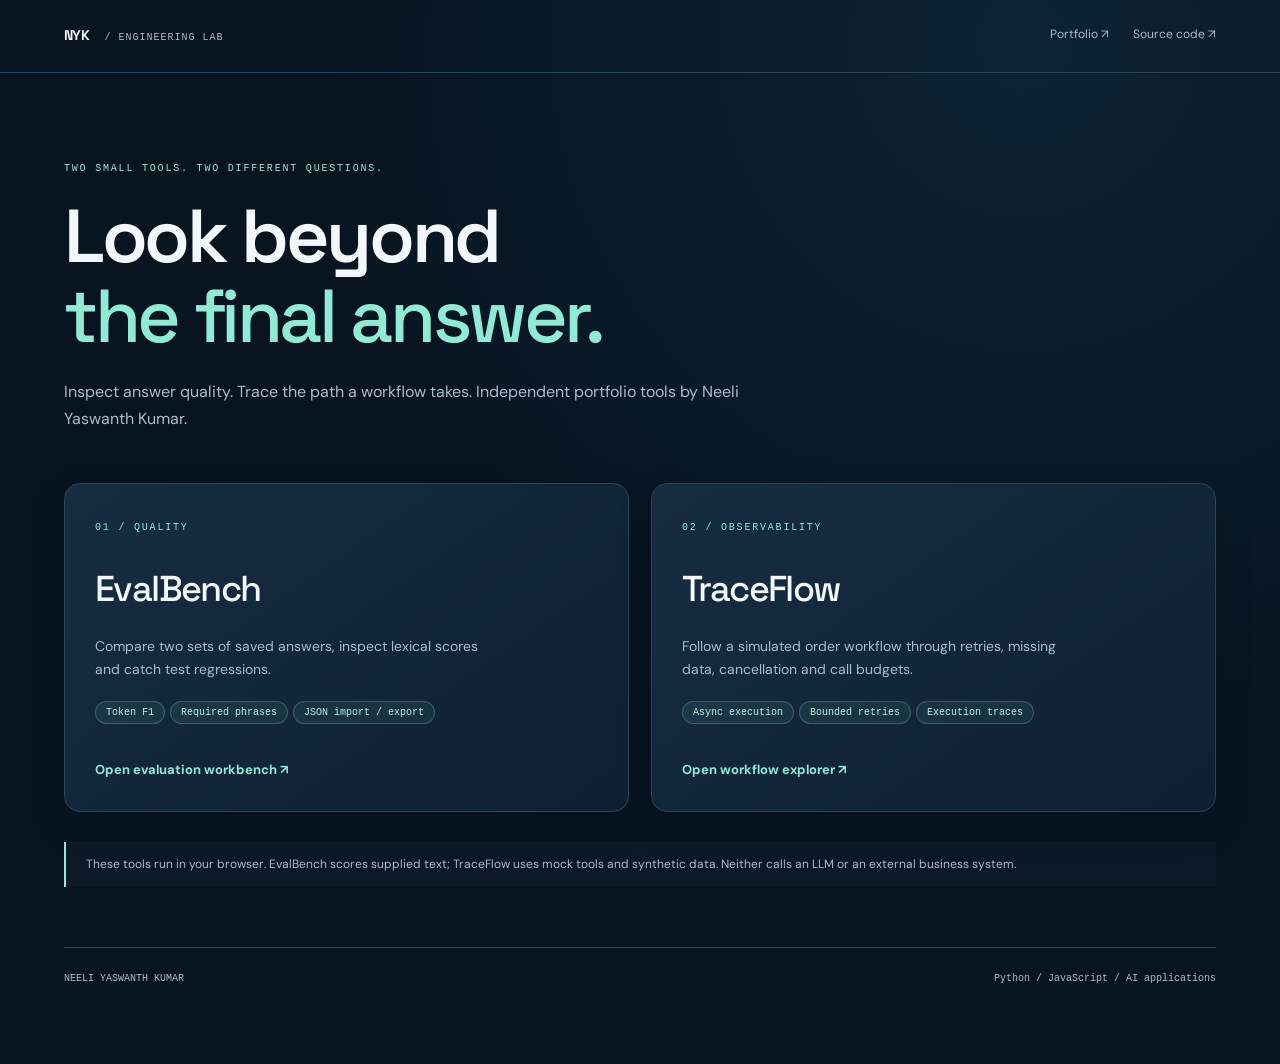
<file: index.html>
<!doctype html><html lang="en"><head><meta charset="utf-8"><meta name="viewport" content="width=device-width,initial-scale=1"><title>Engineering Lab | Neeli Yaswanth Kumar</title><link rel="stylesheet" href="lab.css"><script defer src="https://kyaswanthneeli-stack.github.io/clean-links.js"></script></head><body><header><a class="brand" href="index.html">NYK <span>/ ENGINEERING LAB</span></a><nav><a href="https://kyaswanthneeli-stack.github.io/">Portfolio ↗</a><a href="https://github.com/kyaswanthneeli-stack/ai-engineering-lab">Source code ↗</a></nav></header><main class="landing"><div class="eyebrow">TWO SMALL TOOLS. TWO DIFFERENT QUESTIONS.</div><h1>Look beyond<br><em>the final answer.</em></h1><p class="lead">Inspect answer quality. Trace the path a workflow takes. Independent portfolio tools by Neeli Yaswanth Kumar.</p><div class="project-grid"><a class="project" href="evalbench.html"><span class="num">01 / QUALITY</span><h2>EvalBench</h2><p>Compare two sets of saved answers, inspect lexical scores and catch test regressions.</p><span class="pill">Token F1</span><span class="pill">Required phrases</span><span class="pill">JSON import / export</span><div class="launch">Open evaluation workbench ↗</div></a><a class="project" href="traceflow.html"><span class="num">02 / OBSERVABILITY</span><h2>TraceFlow</h2><p>Follow a simulated order workflow through retries, missing data, cancellation and call budgets.</p><span class="pill">Async execution</span><span class="pill">Bounded retries</span><span class="pill">Execution traces</span><div class="launch">Open workflow explorer ↗</div></a></div><div class="note">These tools run in your browser. EvalBench scores supplied text; TraceFlow uses mock tools and synthetic data. Neither calls an LLM or an external business system.</div><footer>NEELI YASWANTH KUMAR <span>Python / JavaScript / AI applications</span></footer></main></body></html>
</file>
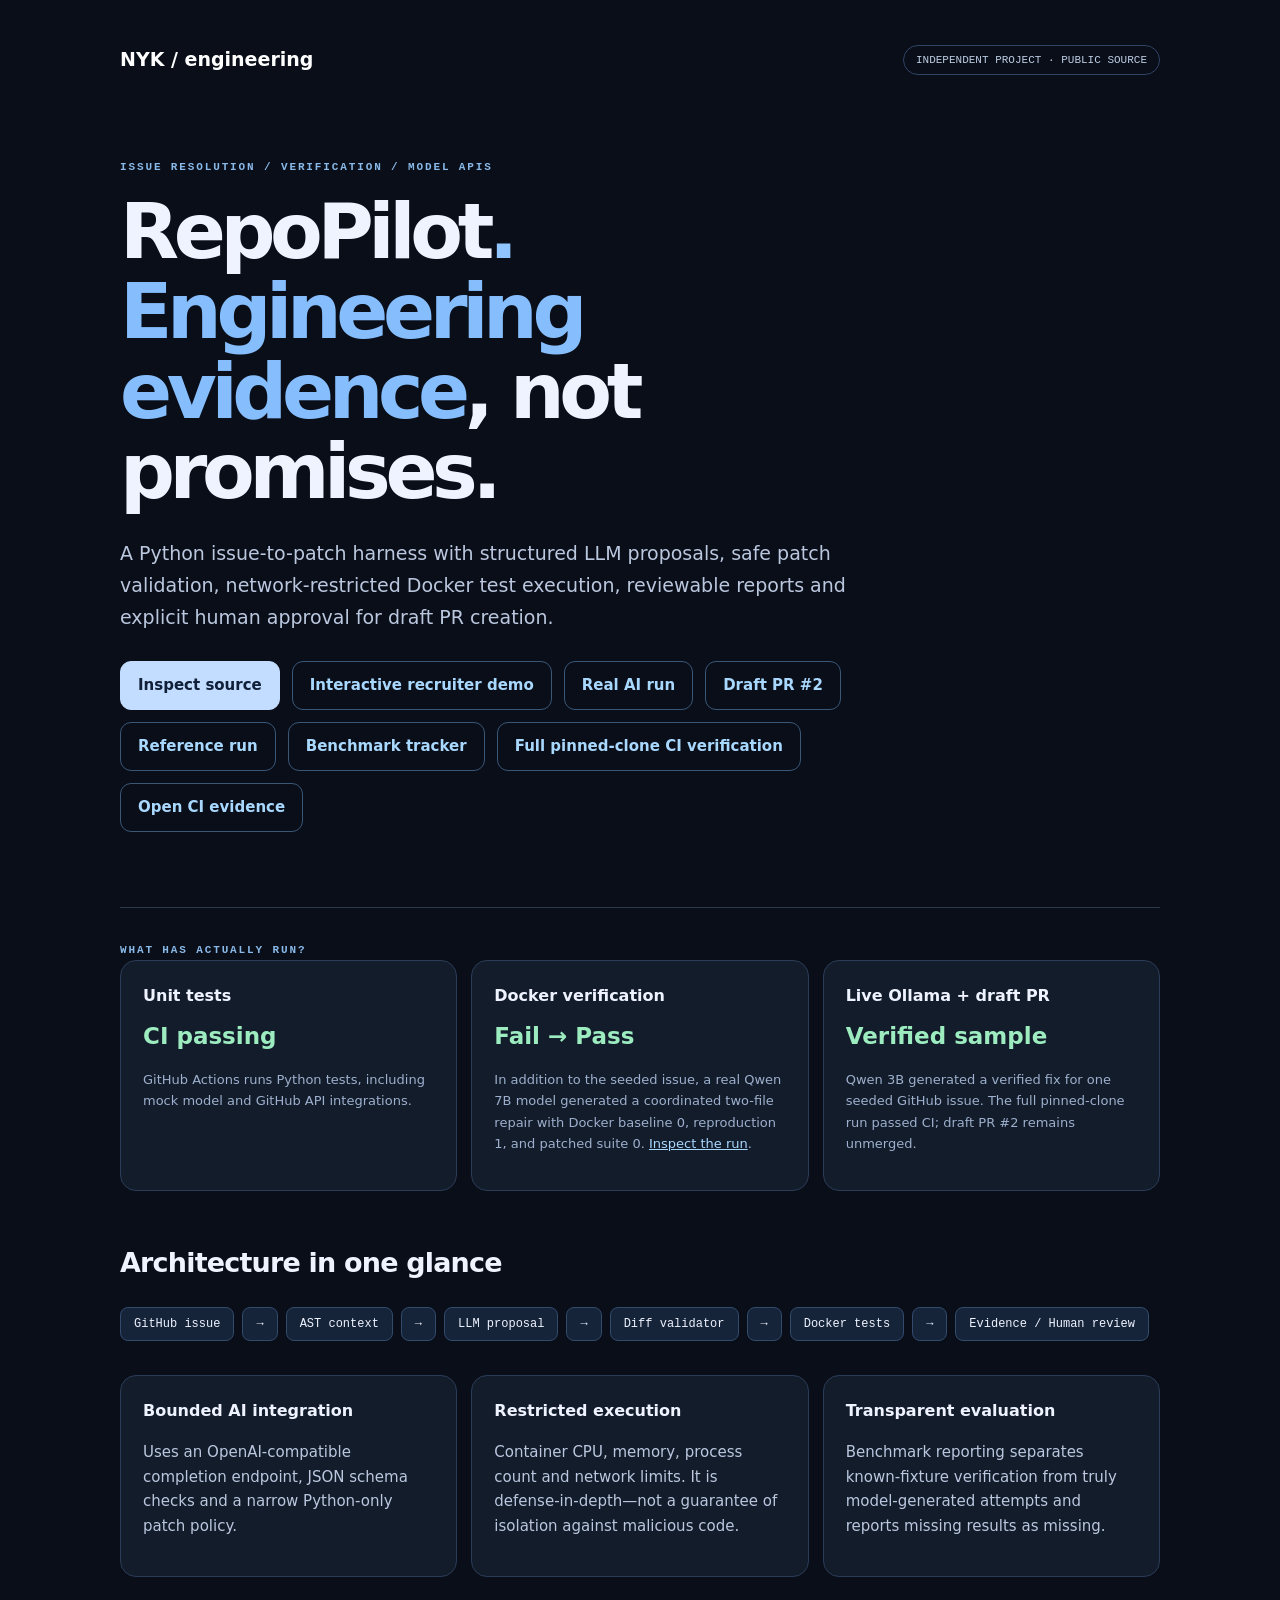
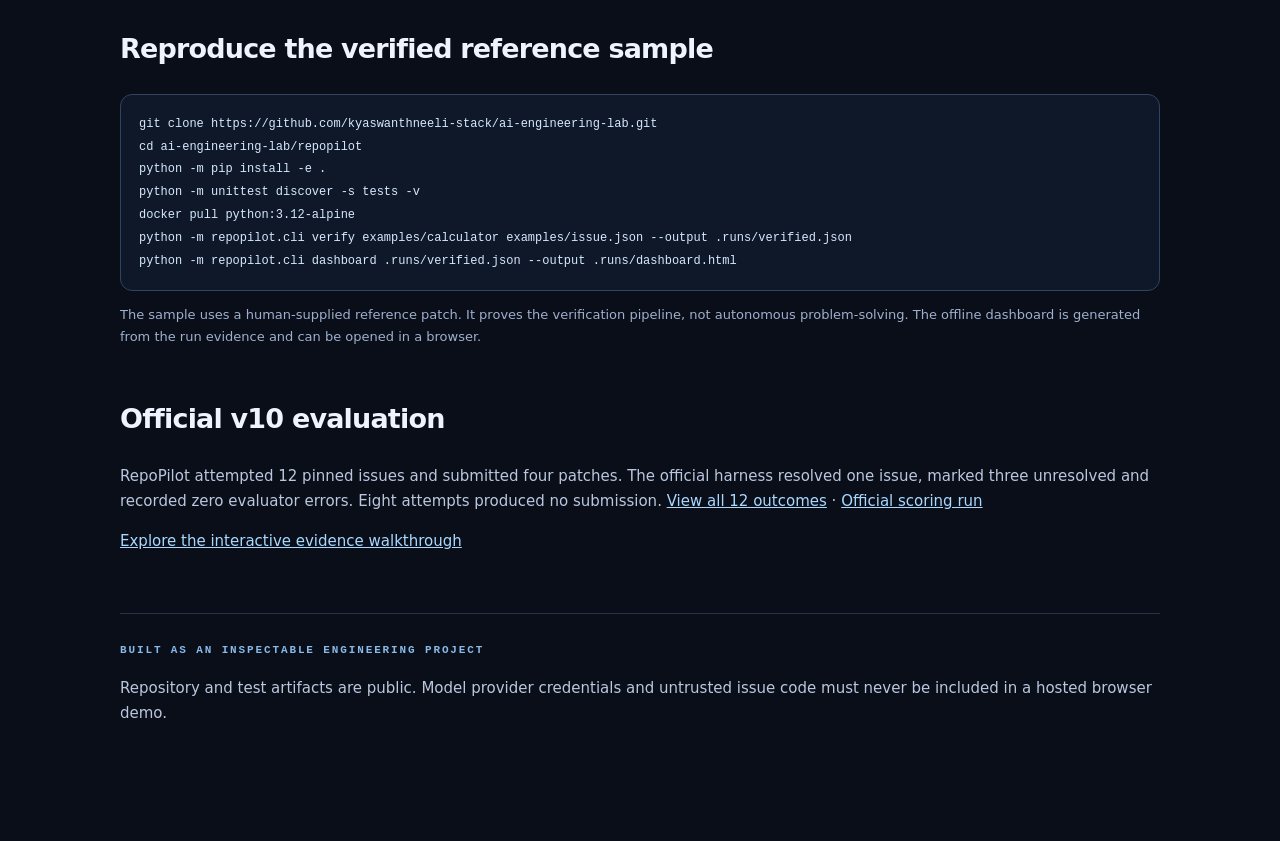
<file: repopilot/index.html>
<!doctype html>
<html lang="en">
<head>
<meta charset="utf-8"><meta name="viewport" content="width=device-width,initial-scale=1">
<title>RepoPilot | Issue-to-Patch Engineering Harness</title>
<style>
:root{color-scheme:dark}*{box-sizing:border-box}body{margin:0;background:#090e19;color:#eff3ff;font:15px/1.65 system-ui,-apple-system,Segoe UI,Arial,sans-serif}a{color:#a9d8ff}a:hover{color:white}main{max-width:1090px;padding:44px 25px 100px;margin:auto}.eyebrow{font:700 11px/1.3 ui-monospace,monospace;letter-spacing:.17em;color:#89b9e8;text-transform:uppercase}header{display:flex;justify-content:space-between;gap:16px;align-items:center}.brand{font-weight:800;text-decoration:none;color:#fff;font-size:19px}.pill{font:11px monospace;border:1px solid #304466;padding:8px 12px;border-radius:99px;color:#bdcde3}.hero{padding:78px 0 55px;max-width:780px}h1{font-size:clamp(44px,6vw,80px);letter-spacing:-.07em;line-height:1.04;margin:14px 0 25px}h1 em{color:#86befd;font-style:normal}p{color:#bac7de}p.lead{font-size:19px;line-height:1.7}.actions{display:flex;gap:12px;flex-wrap:wrap;margin-top:28px}.actions a{padding:11px 17px;border-radius:11px;border:1px solid #395777;text-decoration:none;font-weight:650}.actions a:first-child{background:#c2ddff;color:#102039;border-color:#c2ddff}.eyeline{border-top:1px solid #2d3953;padding-top:28px;margin-top:20px}.grid{display:grid;grid-template-columns:repeat(3,1fr);gap:14px}.card{background:#121c2b;border:1px solid #2b3c56;border-radius:16px;padding:22px}.card h3{font-size:16px;margin:0 0 8px}.small{font-size:13px;color:#9eb0cd}.metric{font-size:23px;font-weight:800;margin:8px 0}.status{color:#9cecc0}.warn{color:#fcd6a4}.pipeline{display:flex;gap:8px;flex-wrap:wrap;margin:22px 0 34px}.pipeline span{padding:9px 13px;background:#16243a;border:1px solid #324b6c;border-radius:8px;font:12px ui-monospace,monospace}h2{margin-top:50px;font-size:27px;letter-spacing:-.03em}code{color:#b7d5fa}pre{white-space:pre-wrap;overflow-wrap:anywhere;background:#0f1828;border:1px solid #30435f;border-radius:12px;padding:18px;color:#d5e9ff;font:12px/1.9 ui-monospace,monospace}.footer{margin-top:60px;border-top:1px solid #26334d;padding-top:22px}@media(max-width:760px){.grid{grid-template-columns:1fr}.hero{padding-top:46px}}
</style></head>
<body><main><header><a class="brand" href="https://kyaswanthneeli-stack.github.io/">NYK / engineering</a><span class="pill">INDEPENDENT PROJECT · PUBLIC SOURCE</span></header>
<div class="hero"><span class="eyebrow">Issue resolution / Verification / Model APIs</span><h1>RepoPilot<span style="color:#91c5ff">.</span><br><em>Engineering evidence</em>, not promises.</h1><p class="lead">A Python issue-to-patch harness with structured LLM proposals, safe patch validation, network-restricted Docker test execution, reviewable reports and explicit human approval for draft PR creation.</p><div class="actions"><a href="https://github.com/kyaswanthneeli-stack/ai-engineering-lab/tree/main/repopilot">Inspect source</a><a href="recruiter-demo.html">Interactive recruiter demo</a><a href="model-run.html">Real AI run</a><a href="https://github.com/kyaswanthneeli-stack/ai-engineering-lab/pull/2">Draft PR #2</a><a href="review-dashboard.html">Reference run</a><a href="benchmark-status.html">Benchmark tracker</a><a href="https://github.com/kyaswanthneeli-stack/ai-engineering-lab/actions/runs/44497087568">Full pinned-clone CI verification</a><a href="https://github.com/kyaswanthneeli-stack/ai-engineering-lab/actions/workflows/repopilot.yml">Open CI evidence</a></div></div>
<section class="eyeline"><span class="eyebrow">What has actually run?</span><div class="grid">
<div class="card"><h3>Unit tests</h3><div class="metric status">CI passing</div><p class="small">GitHub Actions runs Python tests, including mock model and GitHub API integrations.</p></div>
<div class="card"><h3>Docker verification</h3><div class="metric status">Fail → Pass</div><p class="small">In addition to the seeded issue, a real Qwen 7B model generated a coordinated two-file repair with Docker baseline 0, reproduction 1, and patched suite 0. <a href="https://github.com/kyaswanthneeli-stack/ai-engineering-lab/actions/runs/44526622929">Inspect the run</a>.</p></div>
<div class="card"><h3>Live Ollama + draft PR</h3><div class="metric status">Verified sample</div><p class="small">Qwen 3B generated a verified fix for one seeded GitHub issue. The full pinned-clone run passed CI; draft PR #2 remains unmerged.</p></div></div></section>
<h2>Architecture in one glance</h2><div class="pipeline"><span>GitHub issue</span><span>→</span><span>AST context</span><span>→</span><span>LLM proposal</span><span>→</span><span>Diff validator</span><span>→</span><span>Docker tests</span><span>→</span><span>Evidence / Human review</span></div>
<div class="grid"><div class="card"><h3>Bounded AI integration</h3><p>Uses an OpenAI-compatible completion endpoint, JSON schema checks and a narrow Python-only patch policy.</p></div><div class="card"><h3>Restricted execution</h3><p>Container CPU, memory, process count and network limits. It is defense-in-depth—not a guarantee of isolation against malicious code.</p></div><div class="card"><h3>Transparent evaluation</h3><p>Benchmark reporting separates known-fixture verification from truly model-generated attempts and reports missing results as missing.</p></div></div>
<h2>Reproduce the verified reference sample</h2><pre>git clone https://github.com/kyaswanthneeli-stack/ai-engineering-lab.git
cd ai-engineering-lab/repopilot
python -m pip install -e .
python -m unittest discover -s tests -v
docker pull python:3.12-alpine
python -m repopilot.cli verify examples/calculator examples/issue.json --output .runs/verified.json
python -m repopilot.cli dashboard .runs/verified.json --output .runs/dashboard.html</pre>
<p class="small">The sample uses a human-supplied reference patch. It proves the verification pipeline, not autonomous problem-solving. The offline dashboard is generated from the run evidence and can be opened in a browser.</p>
<h2>Official v10 evaluation</h2><p>RepoPilot attempted 12 pinned issues and submitted four patches. The official harness resolved one issue, marked three unresolved and recorded zero evaluator errors. Eight attempts produced no submission. <a href="benchmark-status.html">View all 12 outcomes</a> · <a href="https://github.com/kyaswanthneeli-stack/ai-engineering-lab/actions/runs/44814488203">Official scoring run</a></p>
<div class="cta"><a href="recruiter-demo.html">Explore the interactive evidence walkthrough</a></div><div class="footer"><span class="eyebrow">Built as an inspectable engineering project</span><p>Repository and test artifacts are public. Model provider credentials and untrusted issue code must never be included in a hosted browser demo.</p></div>
</main></body></html>
</file>
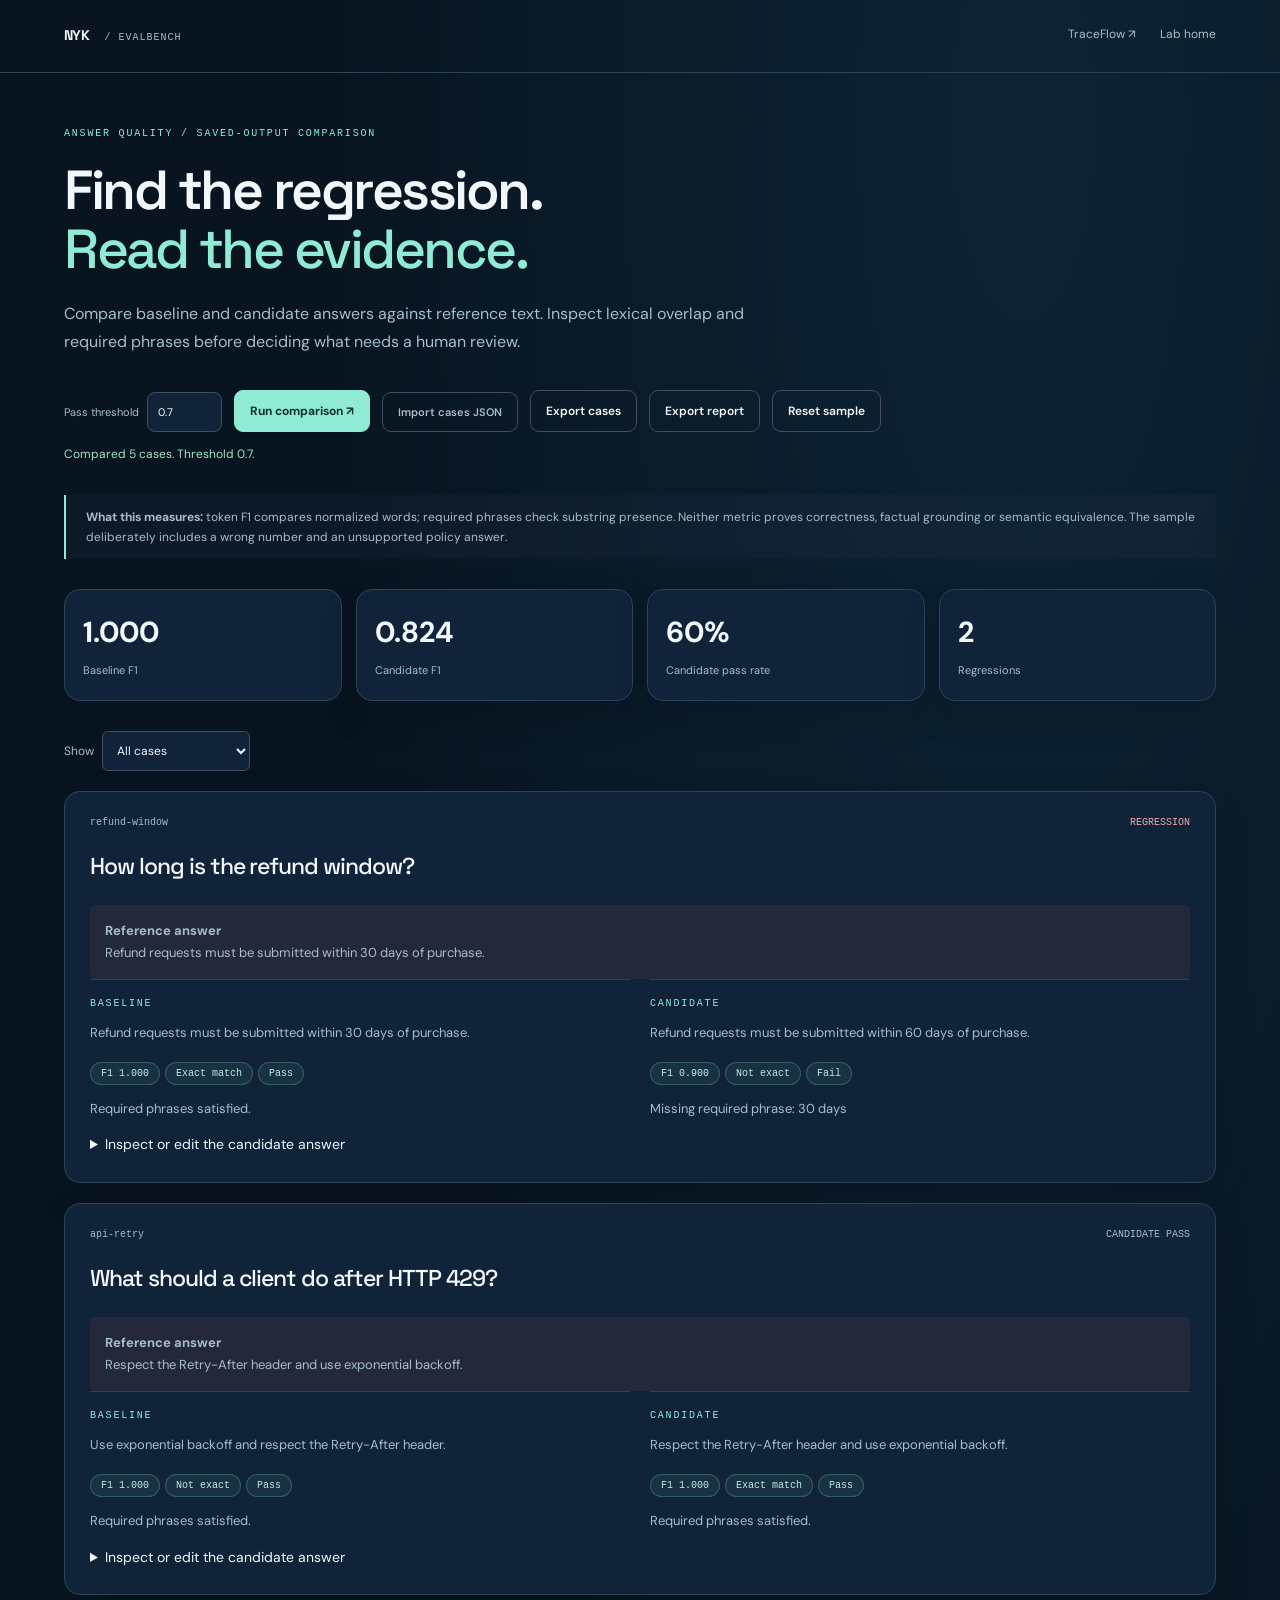
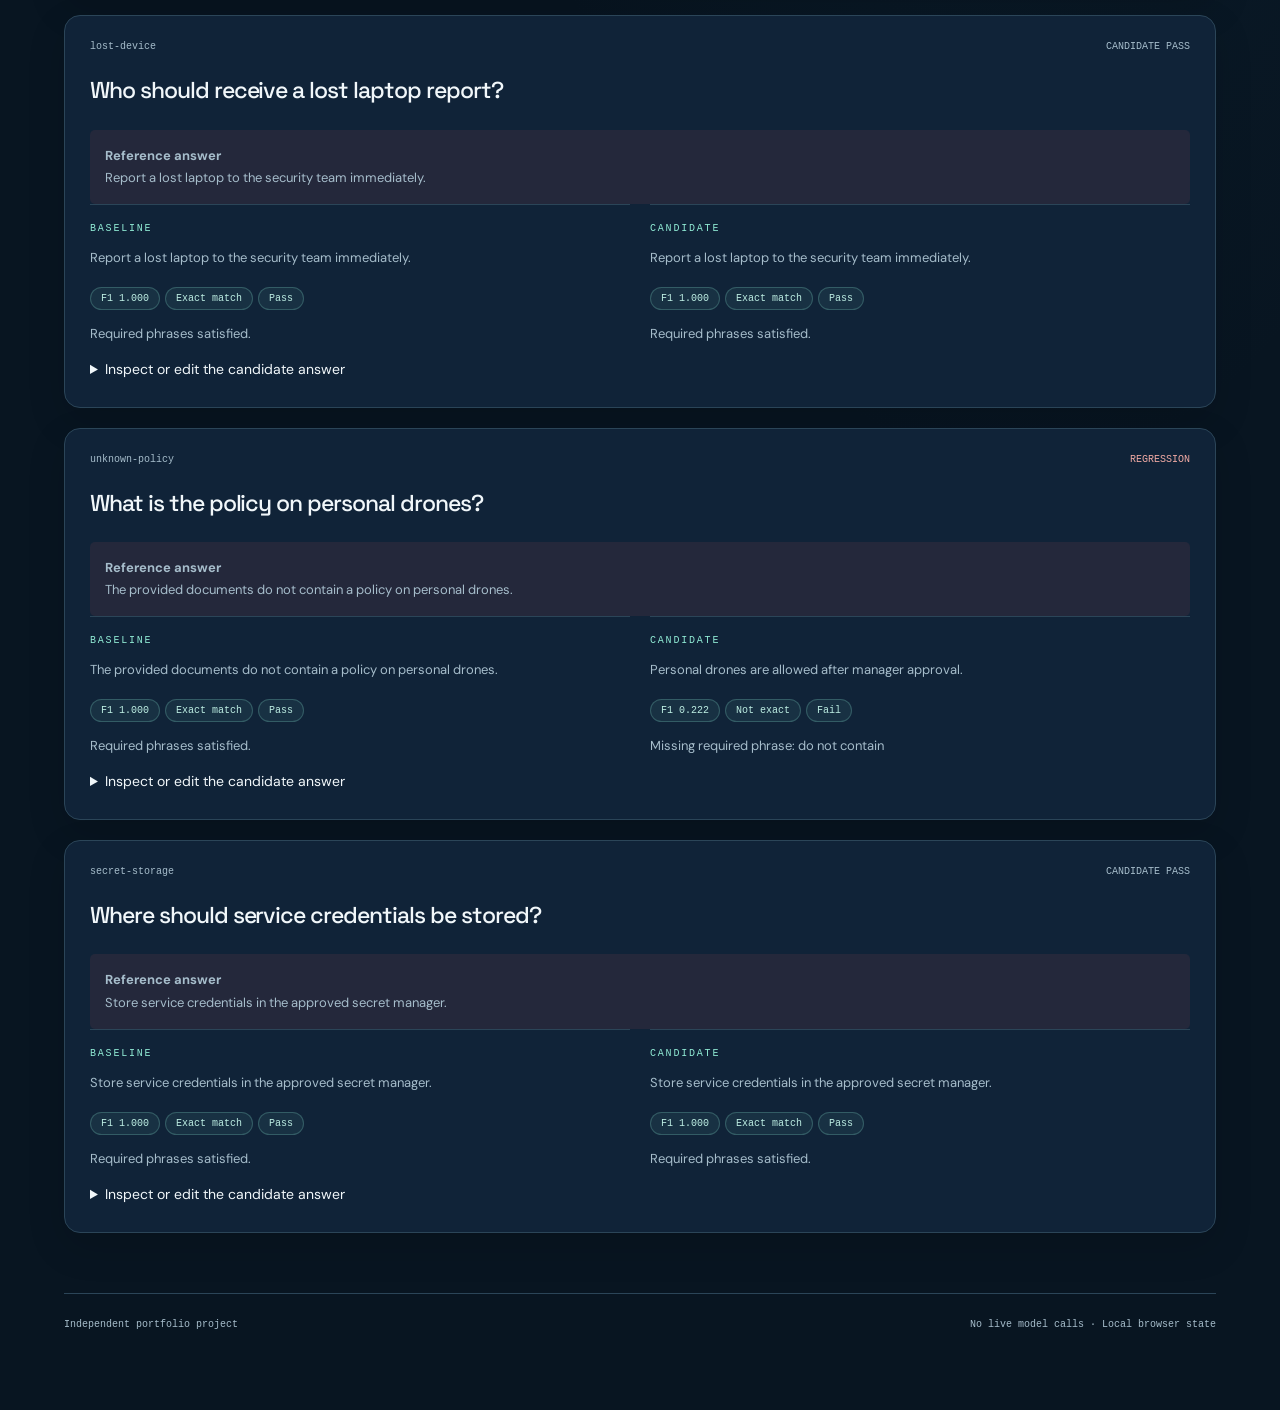
<file: evalbench.html>
<!doctype html><html lang="en"><head><meta charset="utf-8"><meta name="viewport" content="width=device-width,initial-scale=1"><title>EvalBench | Answer regression workbench</title><link rel="stylesheet" href="lab.css"><script defer src="https://kyaswanthneeli-stack.github.io/clean-links.js"></script></head><body><header><a class="brand" href="index.html">NYK <span>/ EVALBENCH</span></a><nav><a href="traceflow.html">TraceFlow ↗</a><a href="index.html">Lab home</a></nav></header><main><div class="eyebrow">ANSWER QUALITY / SAVED-OUTPUT COMPARISON</div><h1>Find the regression.<br><em>Read the evidence.</em></h1><p class="lead">Compare baseline and candidate answers against reference text. Inspect lexical overlap and required phrases before deciding what needs a human review.</p><div class="toolbar"><label>Pass threshold <input id="threshold" type="number" min="0" max="1" step="0.05" value="0.7"></label><button id="compare" class="primary">Run comparison ↗</button><label class="filelabel">Import cases JSON<input id="importCases" type="file" accept=".json,application/json"></label><button id="exportCases">Export cases</button><button id="exportReport" disabled>Export report</button><button id="reset">Reset sample</button></div><p id="status" role="status"></p><div class="note"><strong>What this measures:</strong> token F1 compares normalized words; required phrases check substring presence. Neither metric proves correctness, factual grounding or semantic equivalence. The sample deliberately includes a wrong number and an unsupported policy answer.</div><div id="summary" class="metrics"></div><label class="filter">Show <select id="filter"><option value="all">All cases</option><option value="regression">Regressions only</option><option value="failure">Candidate failures</option></select></label><div id="cases"></div><footer>Independent portfolio project <span>No live model calls · Local browser state</span></footer></main><script src="shared.js"></script><script src="engine.js"></script><script src="fixtures.js"></script><script src="evalbench.js?v=2"></script></body></html>
</file>
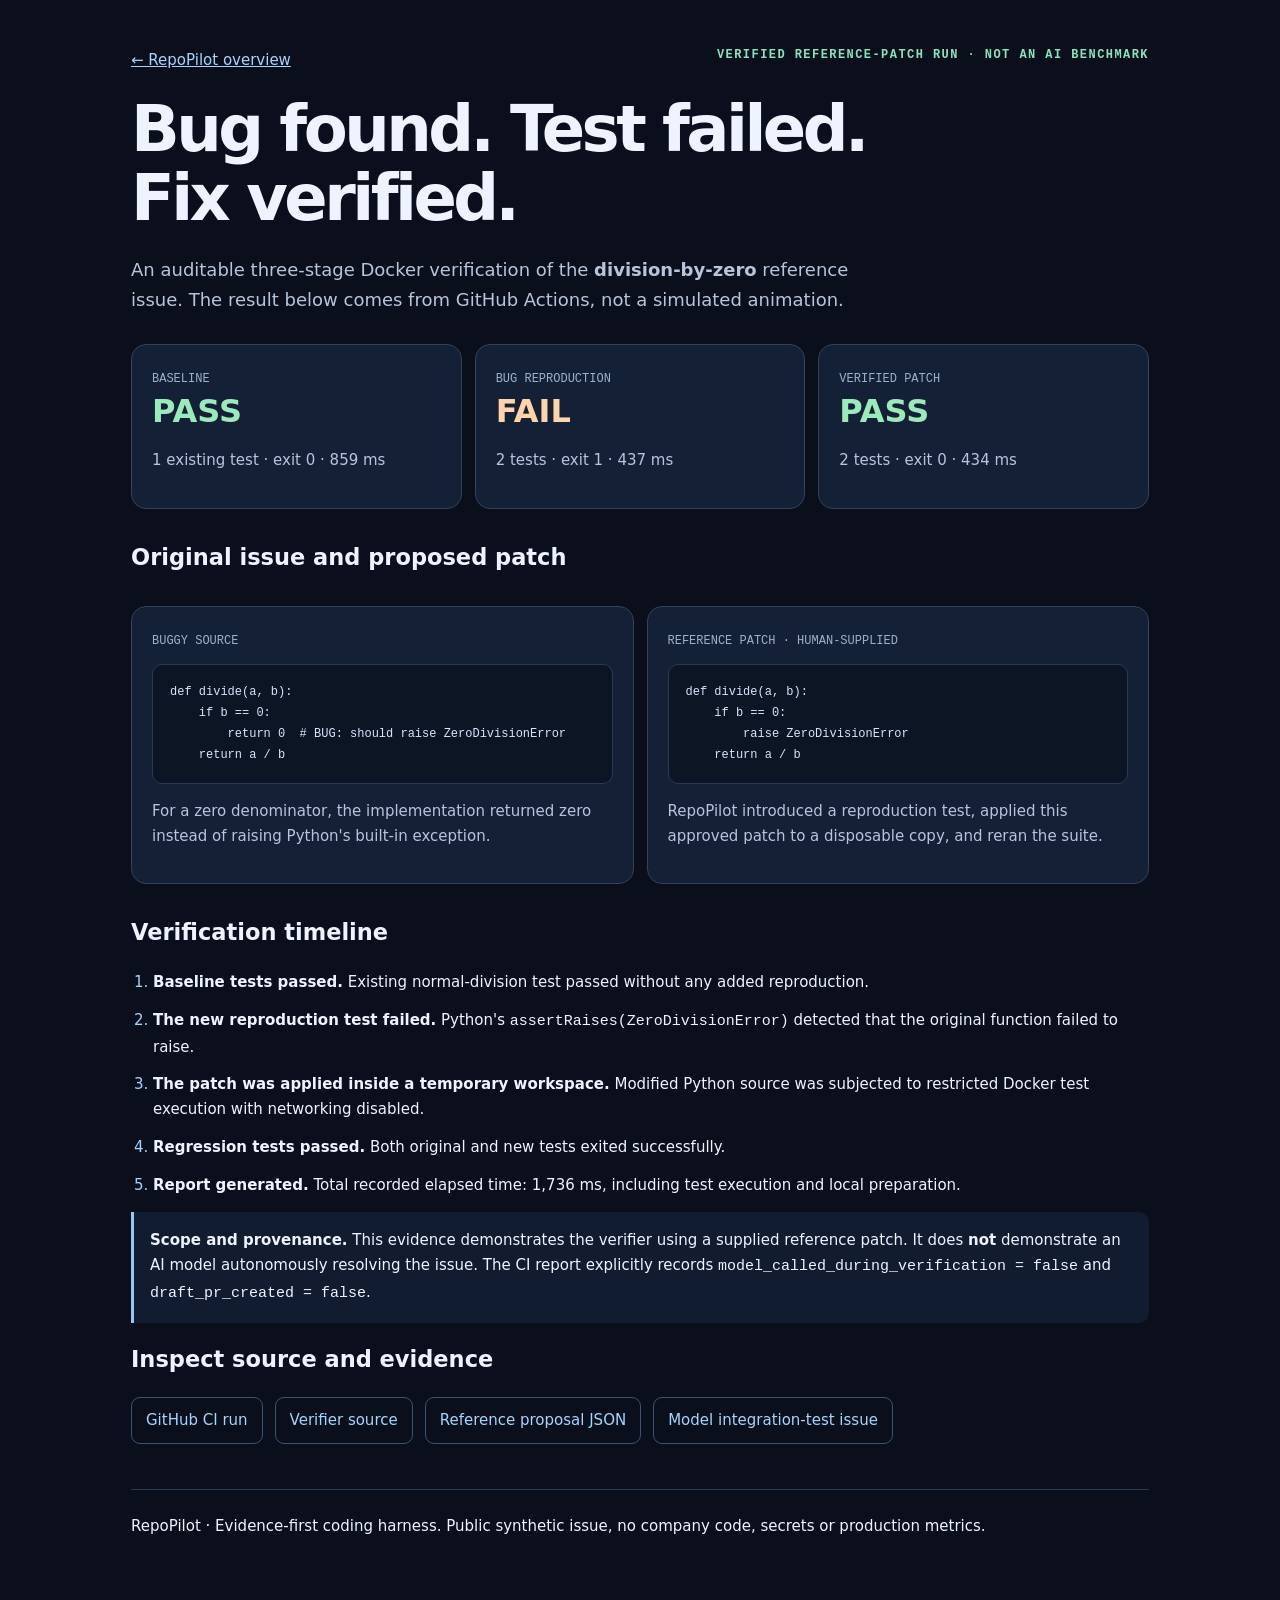
<file: review-dashboard.html>
<!doctype html><html lang="en"><head><meta charset="utf-8"><meta http-equiv="refresh" content="0;url=repopilot/review-dashboard.html"><title>RepoPilot verification dashboard</title><link rel="canonical" href="repopilot/review-dashboard.html"></head><body><p>View the <a href="repopilot/review-dashboard.html">RepoPilot reference verification dashboard</a>.</p></body></html>
</file>
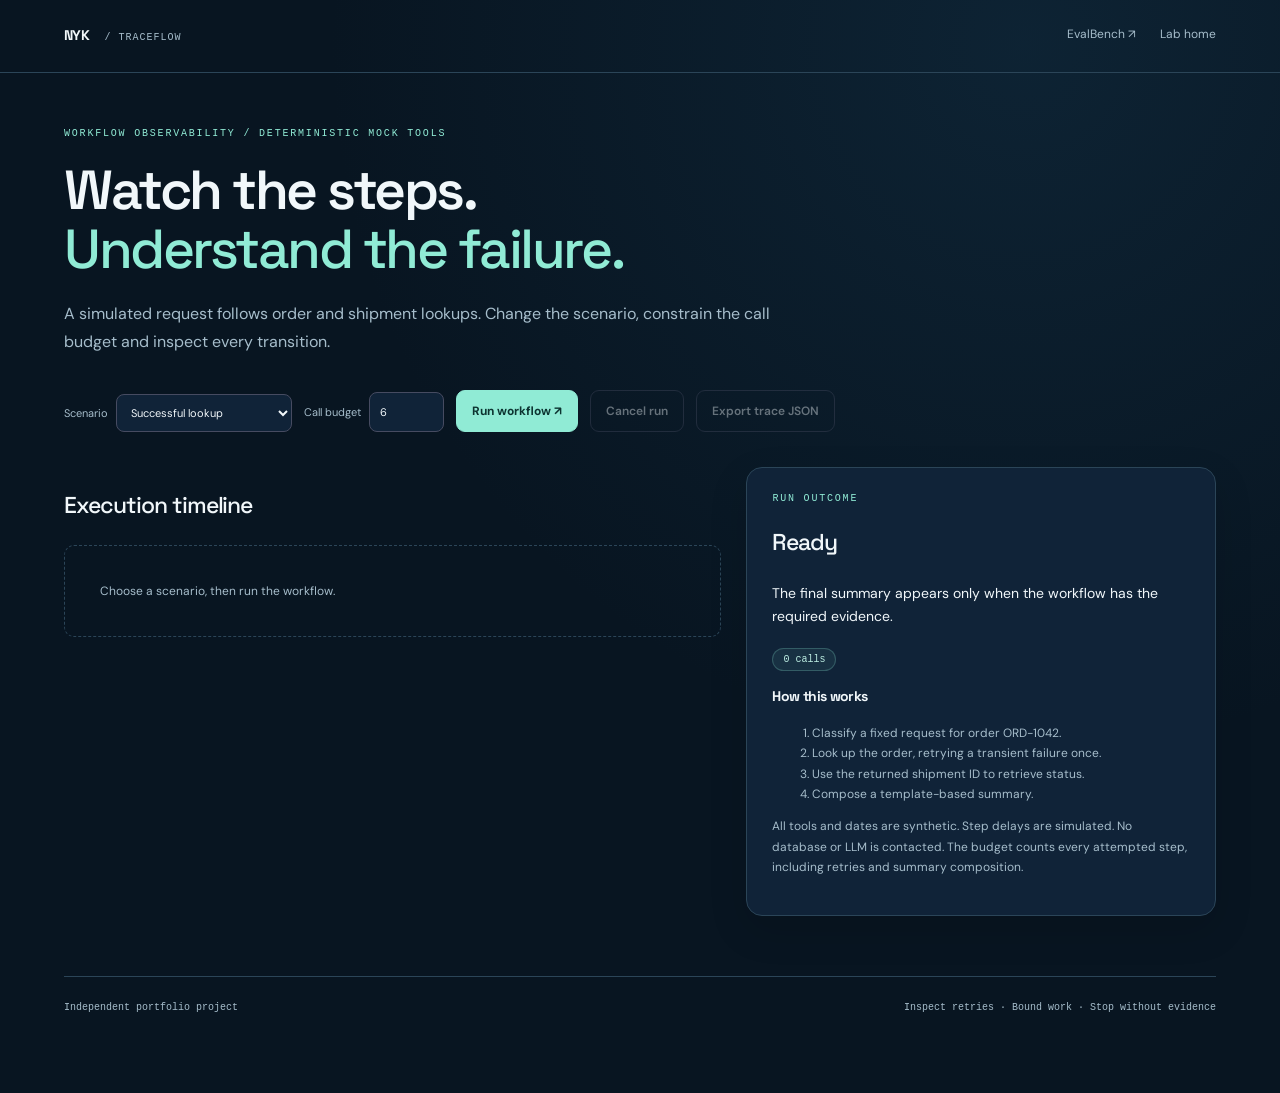
<file: traceflow.html>
<!doctype html><html lang="en"><head><meta charset="utf-8"><meta name="viewport" content="width=device-width,initial-scale=1"><title>TraceFlow | Workflow trace explorer</title><link rel="stylesheet" href="lab.css"><script defer src="https://kyaswanthneeli-stack.github.io/clean-links.js"></script></head><body><header><a class="brand" href="index.html">NYK <span>/ TRACEFLOW</span></a><nav><a href="evalbench.html">EvalBench ↗</a><a href="index.html">Lab home</a></nav></header><main><div class="eyebrow">WORKFLOW OBSERVABILITY / DETERMINISTIC MOCK TOOLS</div><h1>Watch the steps.<br><em>Understand the failure.</em></h1><p class="lead">A simulated request follows order and shipment lookups. Change the scenario, constrain the call budget and inspect every transition.</p><div class="toolbar"><label>Scenario <select id="scenario"><option value="happy">Successful lookup</option><option value="retry">Temporary timeout + retry</option><option value="missing">Missing order record</option></select></label><label>Call budget <input id="budget" type="number" min="1" max="20" value="6"></label><button id="run" class="primary">Run workflow ↗</button><button id="cancel" disabled>Cancel run</button><button id="exportTrace" disabled>Export trace JSON</button></div><div class="trace-layout"><div><h2>Execution timeline</h2><div id="timeline" aria-live="polite"><div class="empty">Choose a scenario, then run the workflow.</div></div></div><aside><div class="eyebrow">RUN OUTCOME</div><h2 id="outcome">Ready</h2><p id="answer">The final summary appears only when the workflow has the required evidence.</p><div id="calls" class="pill">0 calls</div><h3>How this works</h3><ol><li>Classify a fixed request for order ORD-1042.</li><li>Look up the order, retrying a transient failure once.</li><li>Use the returned shipment ID to retrieve status.</li><li>Compose a template-based summary.</li></ol><p class="muted">All tools and dates are synthetic. Step delays are simulated. No database or LLM is contacted. The budget counts every attempted step, including retries and summary composition.</p></aside></div><footer>Independent portfolio project <span>Inspect retries · Bound work · Stop without evidence</span></footer></main><script src="shared.js"></script><script src="engine.js"></script><script src="traceflow.js?v=2"></script></body></html>
</file>
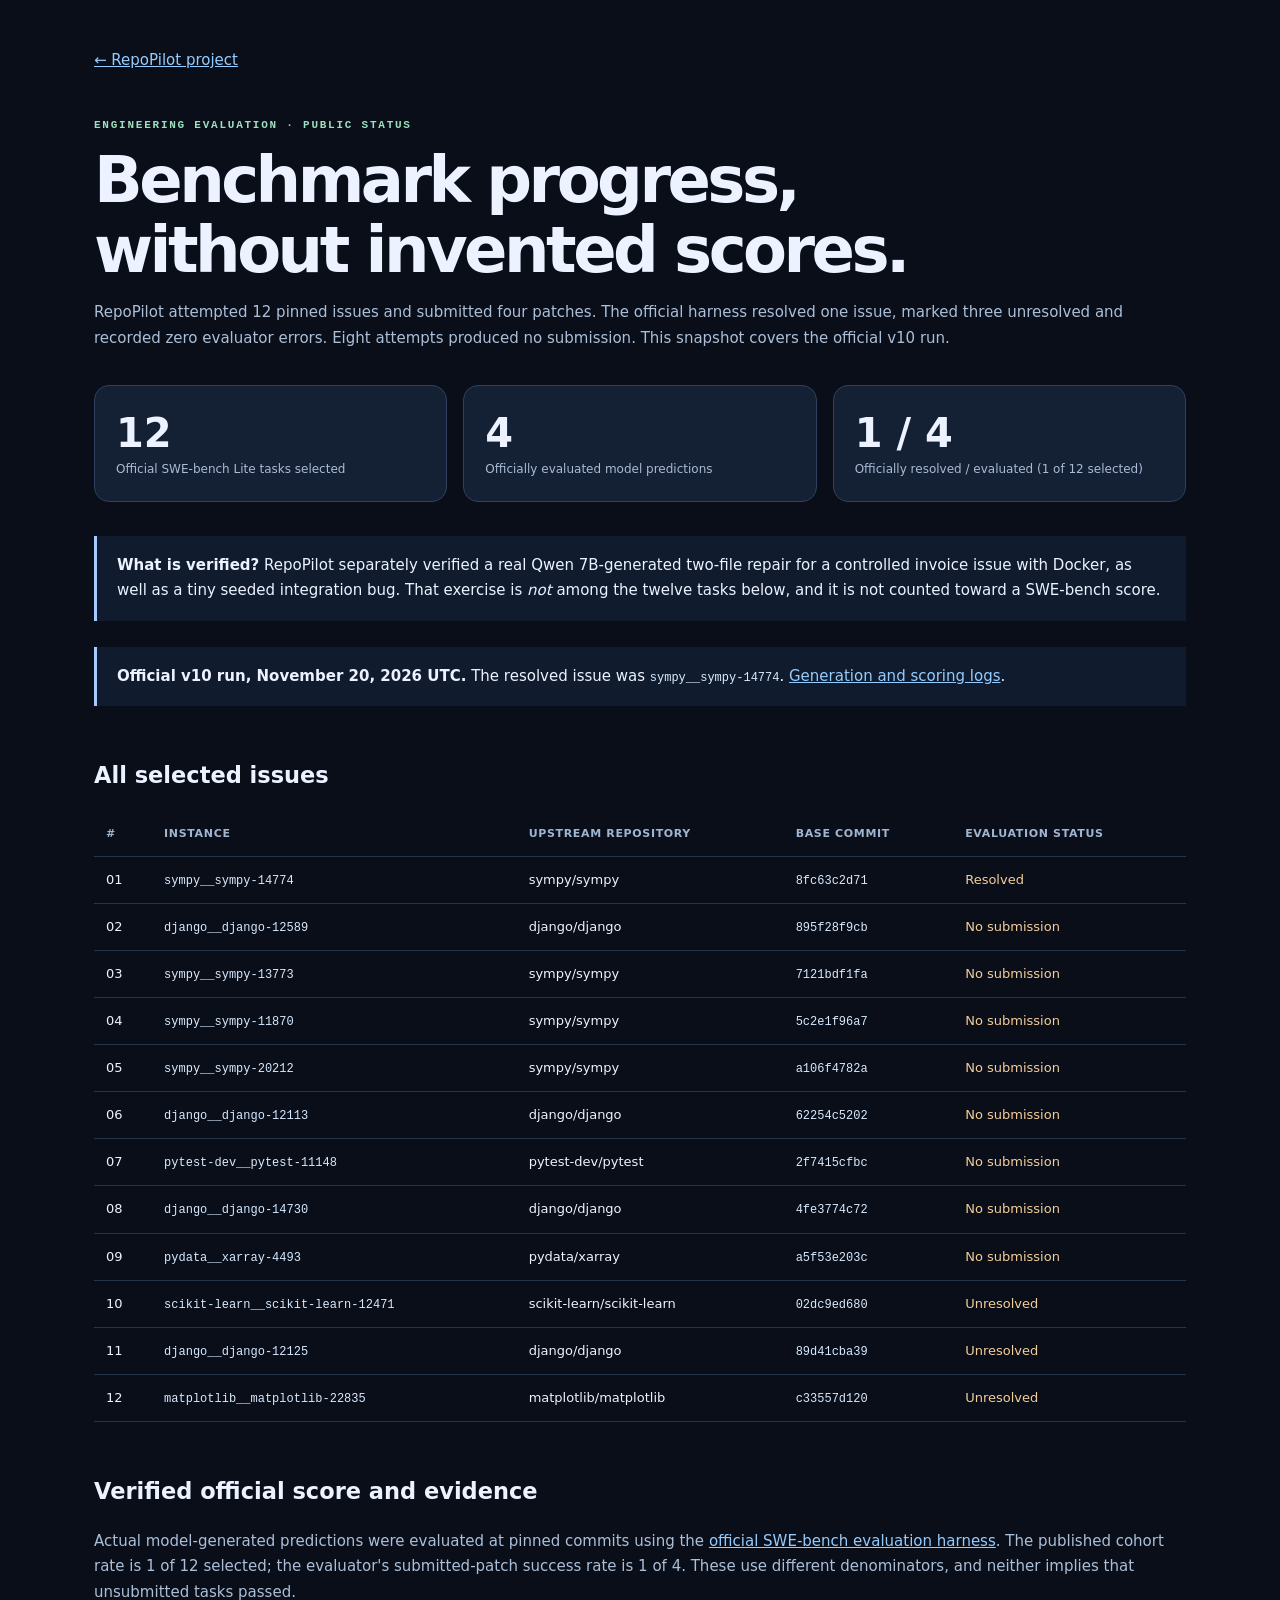
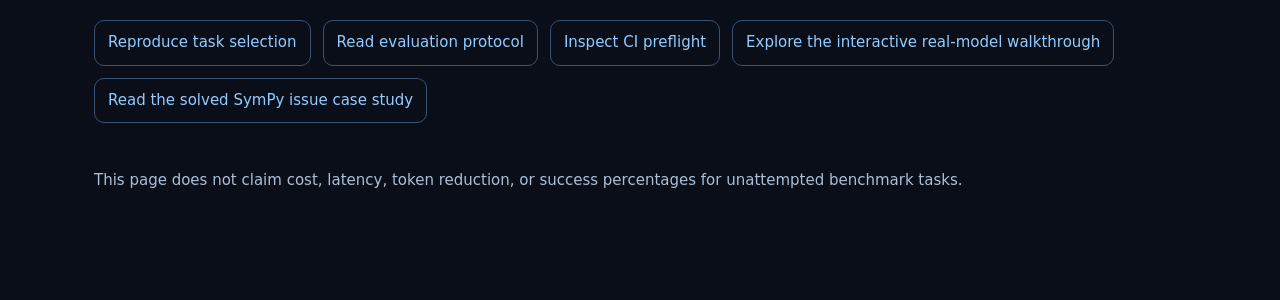
<file: repopilot/benchmark-status.html>
<!doctype html><html lang="en"><head><meta charset="utf-8"><meta name="viewport" content="width=device-width,initial-scale=1"><title>RepoPilot · Honest SWE-bench Lite progress</title><style>:root{color-scheme:dark}*{box-sizing:border-box}body{margin:0;background:#090e19;color:#ecf2ff;font:15px/1.7 system-ui,-apple-system,Segoe UI,Arial,sans-serif}main{max-width:1140px;margin:auto;padding:48px 24px 90px}a{color:#94ccff}h1{font-size:clamp(36px,5vw,66px);letter-spacing:-.055em;line-height:1.1;margin:14px 0 15px}.small{color:#abbfd8}.eyebrow{font:700 11px ui-monospace,monospace;color:#9fe0bc;letter-spacing:.16em}.numbers{display:grid;grid-template-columns:repeat(3,1fr);gap:16px;margin:34px 0}.card{background:#142033;border:1px solid #30415f;border-radius:15px;padding:21px}.value{font-size:40px;font-weight:800;line-height:1.3}.caption{font-size:12px;color:#a9bbd5}.notice{border-left:3px solid #a5caff;background:#101c2e;padding:17px 20px;margin:26px 0}table{width:100%;border-collapse:collapse;font-size:13px}th{text-align:left;font-size:11px;text-transform:uppercase;color:#a0b5d0;letter-spacing:.06em}td,th{padding:12px;border-bottom:1px solid #26344a}code{font:12px ui-monospace,monospace;color:#d8eaff}.waiting{color:#f4ce9b}h2{margin-top:50px}.links{display:flex;gap:12px;flex-wrap:wrap}.links a{border:1px solid #3c5273;border-radius:10px;padding:9px 13px;text-decoration:none}.scroll{overflow:auto}@media(max-width:700px){.numbers{grid-template-columns:1fr}table{min-width:740px}}</style></head><body><main><a href="./">← RepoPilot project</a><p class="eyebrow" style="margin-top:45px">ENGINEERING EVALUATION · PUBLIC STATUS</p><h1>Benchmark progress,<br>without invented scores.</h1><p class="small">RepoPilot attempted 12 pinned issues and submitted four patches. The official harness resolved one issue, marked three unresolved and recorded zero evaluator errors. Eight attempts produced no submission. This snapshot covers the official v10 run.</p><div class="numbers"><div class="card"><div class="value">12</div><div class="caption">Official SWE-bench Lite tasks selected</div></div><div class="card"><div class="value">4</div><div class="caption">Officially evaluated model predictions</div></div><div class="card"><div class="value">1 / 4</div><div class="caption">Officially resolved / evaluated (1 of 12 selected)</div></div></div><p class="notice"><strong>What is verified?</strong> RepoPilot separately verified a real Qwen 7B-generated two-file repair for a controlled invoice issue with Docker, as well as a tiny seeded integration bug. That exercise is <em>not</em> among the twelve tasks below, and it is not counted toward a SWE-bench score.</p><p class="notice"><strong>Official v10 run, November 20, 2026 UTC.</strong> The resolved issue was <code>sympy__sympy-14774</code>. <a href="https://github.com/kyaswanthneeli-stack/ai-engineering-lab/actions/runs/44814488203">Generation and scoring logs</a>.</p><h2>All selected issues</h2><div class="scroll"><table><thead><tr><th>#</th><th>Instance</th><th>Upstream repository</th><th>Base commit</th><th>Evaluation status</th></tr></thead><tbody><tr><td>01</td><td><code>sympy__sympy-14774</code></td><td>sympy/sympy</td><td><code>8fc63c2d71</code></td><td><span class="waiting">Resolved</span></td></tr>
<tr><td>02</td><td><code>django__django-12589</code></td><td>django/django</td><td><code>895f28f9cb</code></td><td><span class="waiting">No submission</span></td></tr>
<tr><td>03</td><td><code>sympy__sympy-13773</code></td><td>sympy/sympy</td><td><code>7121bdf1fa</code></td><td><span class="waiting">No submission</span></td></tr>
<tr><td>04</td><td><code>sympy__sympy-11870</code></td><td>sympy/sympy</td><td><code>5c2e1f96a7</code></td><td><span class="waiting">No submission</span></td></tr>
<tr><td>05</td><td><code>sympy__sympy-20212</code></td><td>sympy/sympy</td><td><code>a106f4782a</code></td><td><span class="waiting">No submission</span></td></tr>
<tr><td>06</td><td><code>django__django-12113</code></td><td>django/django</td><td><code>62254c5202</code></td><td><span class="waiting">No submission</span></td></tr>
<tr><td>07</td><td><code>pytest-dev__pytest-11148</code></td><td>pytest-dev/pytest</td><td><code>2f7415cfbc</code></td><td><span class="waiting">No submission</span></td></tr>
<tr><td>08</td><td><code>django__django-14730</code></td><td>django/django</td><td><code>4fe3774c72</code></td><td><span class="waiting">No submission</span></td></tr>
<tr><td>09</td><td><code>pydata__xarray-4493</code></td><td>pydata/xarray</td><td><code>a5f53e203c</code></td><td><span class="waiting">No submission</span></td></tr>
<tr><td>10</td><td><code>scikit-learn__scikit-learn-12471</code></td><td>scikit-learn/scikit-learn</td><td><code>02dc9ed680</code></td><td><span class="waiting">Unresolved</span></td></tr>
<tr><td>11</td><td><code>django__django-12125</code></td><td>django/django</td><td><code>89d41cba39</code></td><td><span class="waiting">Unresolved</span></td></tr>
<tr><td>12</td><td><code>matplotlib__matplotlib-22835</code></td><td>matplotlib/matplotlib</td><td><code>c33557d120</code></td><td><span class="waiting">Unresolved</span></td></tr></tbody></table></div><h2>Verified official score and evidence</h2><p class="small">Actual model-generated predictions were evaluated at pinned commits using the <a href="https://www.swebench.com/SWE-bench/guides/evaluation/">official SWE-bench evaluation harness</a>. The published cohort rate is 1 of 12 selected; the evaluator's submitted-patch success rate is 1 of 4. These use different denominators, and neither implies that unsubmitted tasks passed.</p><div class="links"><a href="https://github.com/kyaswanthneeli-stack/ai-engineering-lab/blob/main/repopilot/benchmarks/swebench-lite-12.json">Reproduce task selection</a><a href="https://github.com/kyaswanthneeli-stack/ai-engineering-lab/blob/main/repopilot/benchmarks/README.md">Read evaluation protocol</a><a href="https://github.com/kyaswanthneeli-stack/ai-engineering-lab/actions/workflows/repopilot.yml">Inspect CI preflight</a><a href="recruiter-demo.html">Explore the interactive real-model walkthrough</a><a href="https://github.com/kyaswanthneeli-stack/ai-engineering-lab/blob/main/repopilot/benchmarks/SYMPY_14774_CASE_STUDY.md">Read the solved SymPy issue case study</a></div><p class="small" style="margin-top:45px">This page does not claim cost, latency, token reduction, or success percentages for unattempted benchmark tasks.</p></main></body></html>
</file>
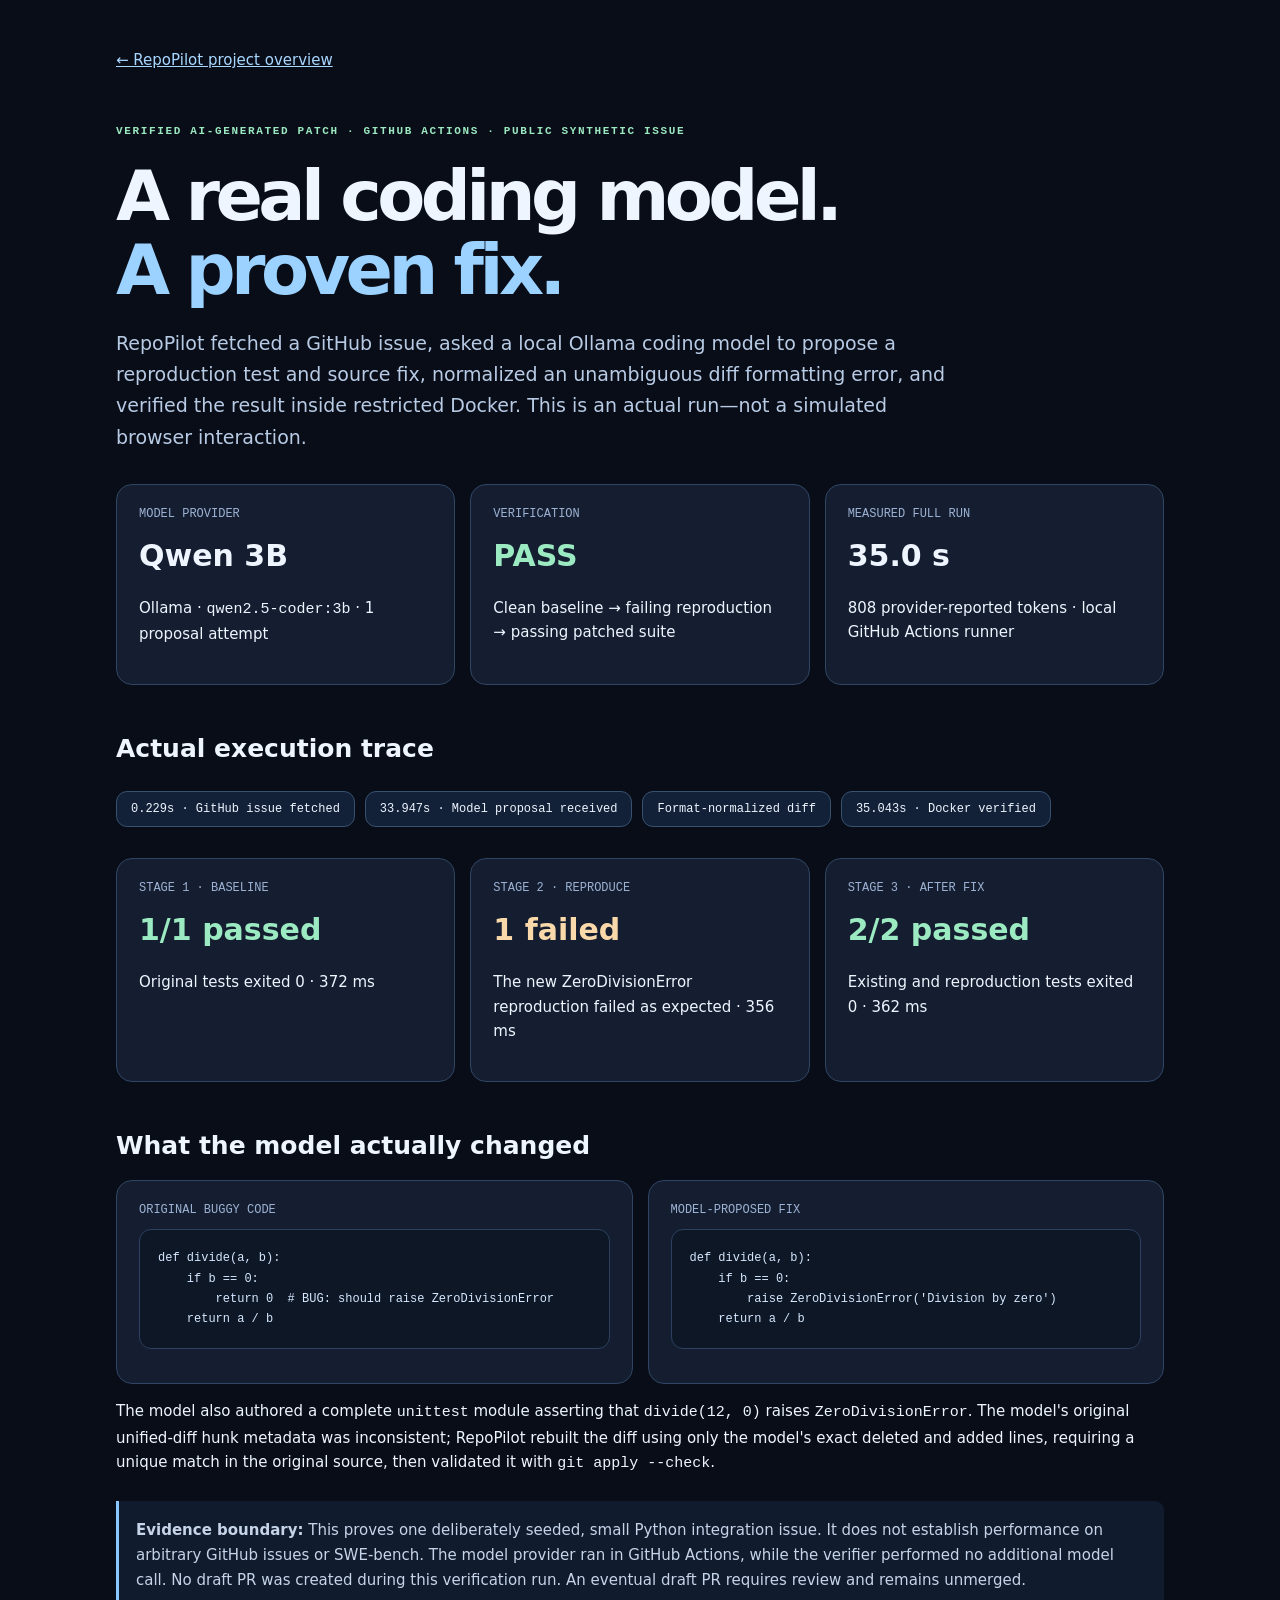
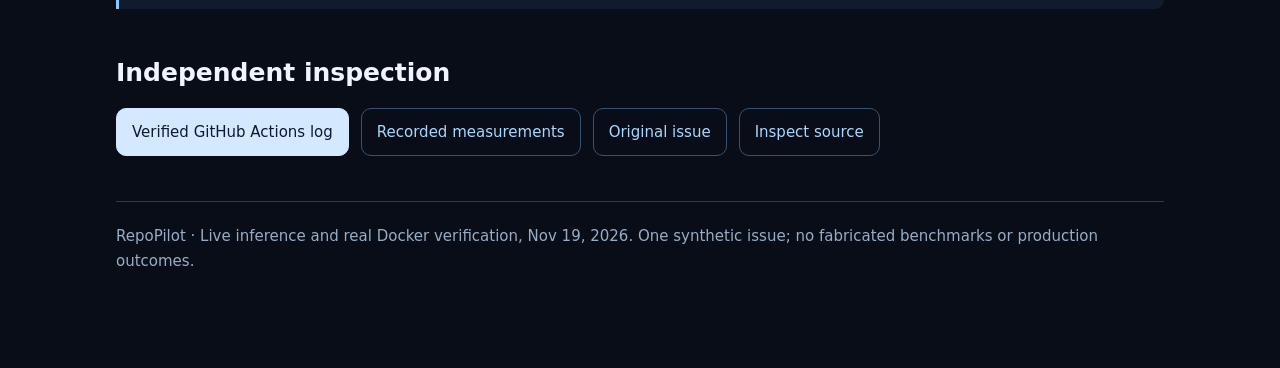
<file: repopilot/model-run.html>
<!doctype html><html lang="en"><head><meta charset="utf-8"><meta name="viewport" content="width=device-width,initial-scale=1"><title>RepoPilot · Real Ollama issue resolution</title><style>
*{box-sizing:border-box}body{margin:0;background:#090d18;color:#eef5ff;font:15px/1.65 system-ui,-apple-system,Segoe UI,Arial,sans-serif}main{max-width:1100px;margin:auto;padding:48px 26px 100px}a{color:#a8d7ff}.eyebrow{color:#9be9c0;font:700 11px/1.5 ui-monospace,monospace;letter-spacing:.15em;text-transform:uppercase}h1{font-size:clamp(38px,5.5vw,70px);letter-spacing:-.065em;line-height:1.06;margin:20px 0}h1 em{font-style:normal;color:#9bd2ff}.lead{font-size:19px;max-width:850px;color:#b8cbe5}.grid{display:grid;grid-template-columns:repeat(3,minmax(0,1fr));gap:15px;margin:31px 0}.card{background:#141e30;border:1px solid #304563;border-radius:16px;padding:22px;min-width:0}.label{font:12px ui-monospace,monospace;color:#9db2d3}.big{font-size:30px;font-weight:800;margin:10px 0}.ok{color:#9beac2}.warn{color:#f9d8a9}.flow{display:flex;flex-wrap:wrap;gap:10px;margin:22px 0}.flow span{border:1px solid #37516f;background:#132138;border-radius:11px;padding:10px 14px;font:12px ui-monospace,monospace}h2{margin:43px 0 14px;font-size:25px}pre{white-space:pre-wrap;overflow-wrap:anywhere;background:#0e1726;border:1px solid #2c4160;border-radius:12px;padding:18px;color:#d5e8ff;font:12px/1.7 ui-monospace,monospace}.cols{display:grid;grid-template-columns:1fr 1fr;gap:15px}.note{background:#101b2e;border-left:3px solid #8ac7ff;border-radius:0 9px 9px 0;padding:17px;margin-top:24px;color:#c6d4e9}.actions{display:flex;flex-wrap:wrap;gap:12px}.actions a{padding:11px 15px;border:1px solid #365372;border-radius:10px;text-decoration:none}.actions a:first-child{background:#d4e9ff;color:#0c1b2d;border-color:#d4e9ff}footer{border-top:1px solid #2b3b54;margin-top:45px;padding-top:22px;color:#98acc6}@media(max-width:760px){.grid,.cols{grid-template-columns:1fr}}
</style></head><body><main><a href="./">← RepoPilot project overview</a><div class="eyebrow" style="margin-top:50px">Verified AI-generated patch · GitHub Actions · Public synthetic issue</div><h1>A real coding model.<br><em>A proven fix.</em></h1><p class="lead">RepoPilot fetched a GitHub issue, asked a local Ollama coding model to propose a reproduction test and source fix, normalized an unambiguous diff formatting error, and verified the result inside restricted Docker. This is an actual run—not a simulated browser interaction.</p>
<div class="grid">
<div class="card"><div class="label">MODEL PROVIDER</div><div class="big">Qwen 3B</div><p>Ollama · <code>qwen2.5-coder:3b</code> · 1 proposal attempt</p></div>
<div class="card"><div class="label">VERIFICATION</div><div class="big ok">PASS</div><p>Clean baseline → failing reproduction → passing patched suite</p></div>
<div class="card"><div class="label">MEASURED FULL RUN</div><div class="big">35.0 s</div><p>808 provider-reported tokens · local GitHub Actions runner</p></div>
</div>
<h2>Actual execution trace</h2><div class="flow"><span>0.229s · GitHub issue fetched</span><span>33.947s · Model proposal received</span><span>Format-normalized diff</span><span>35.043s · Docker verified</span></div>
<div class="grid"><div class="card"><div class="label">STAGE 1 · BASELINE</div><div class="big ok">1/1 passed</div><p>Original tests exited 0 · 372 ms</p></div><div class="card"><div class="label">STAGE 2 · REPRODUCE</div><div class="big warn">1 failed</div><p>The new ZeroDivisionError reproduction failed as expected · 356 ms</p></div><div class="card"><div class="label">STAGE 3 · AFTER FIX</div><div class="big ok">2/2 passed</div><p>Existing and reproduction tests exited 0 · 362 ms</p></div></div>
<h2>What the model actually changed</h2><div class="cols"><div class="card"><div class="label">ORIGINAL BUGGY CODE</div><pre>def divide(a, b):
    if b == 0:
        return 0  # BUG: should raise ZeroDivisionError
    return a / b</pre></div><div class="card"><div class="label">MODEL-PROPOSED FIX</div><pre>def divide(a, b):
    if b == 0:
        raise ZeroDivisionError('Division by zero')
    return a / b</pre></div></div>
<p>The model also authored a complete <code>unittest</code> module asserting that <code>divide(12, 0)</code> raises <code>ZeroDivisionError</code>. The model's original unified-diff hunk metadata was inconsistent; RepoPilot rebuilt the diff using only the model's exact deleted and added lines, requiring a unique match in the original source, then validated it with <code>git apply --check</code>.</p>
<div class="note"><strong>Evidence boundary:</strong> This proves one deliberately seeded, small Python integration issue. It does not establish performance on arbitrary GitHub issues or SWE-bench. The model provider ran in GitHub Actions, while the verifier performed no additional model call. No draft PR was created during this verification run. An eventual draft PR requires review and remains unmerged.</div>
<h2>Independent inspection</h2><div class="actions"><a href="https://github.com/kyaswanthneeli-stack/ai-engineering-lab/actions/runs/44482479486">Verified GitHub Actions log</a><a href="https://github.com/kyaswanthneeli-stack/ai-engineering-lab/blob/main/repopilot/evidence/issue-1-ollama-verified.json">Recorded measurements</a><a href="https://github.com/kyaswanthneeli-stack/ai-engineering-lab/issues/1">Original issue</a><a href="https://github.com/kyaswanthneeli-stack/ai-engineering-lab/tree/main/repopilot">Inspect source</a></div>
<footer>RepoPilot · Live inference and real Docker verification, Nov 19, 2026. One synthetic issue; no fabricated benchmarks or production outcomes.</footer></main></body></html>
</file>
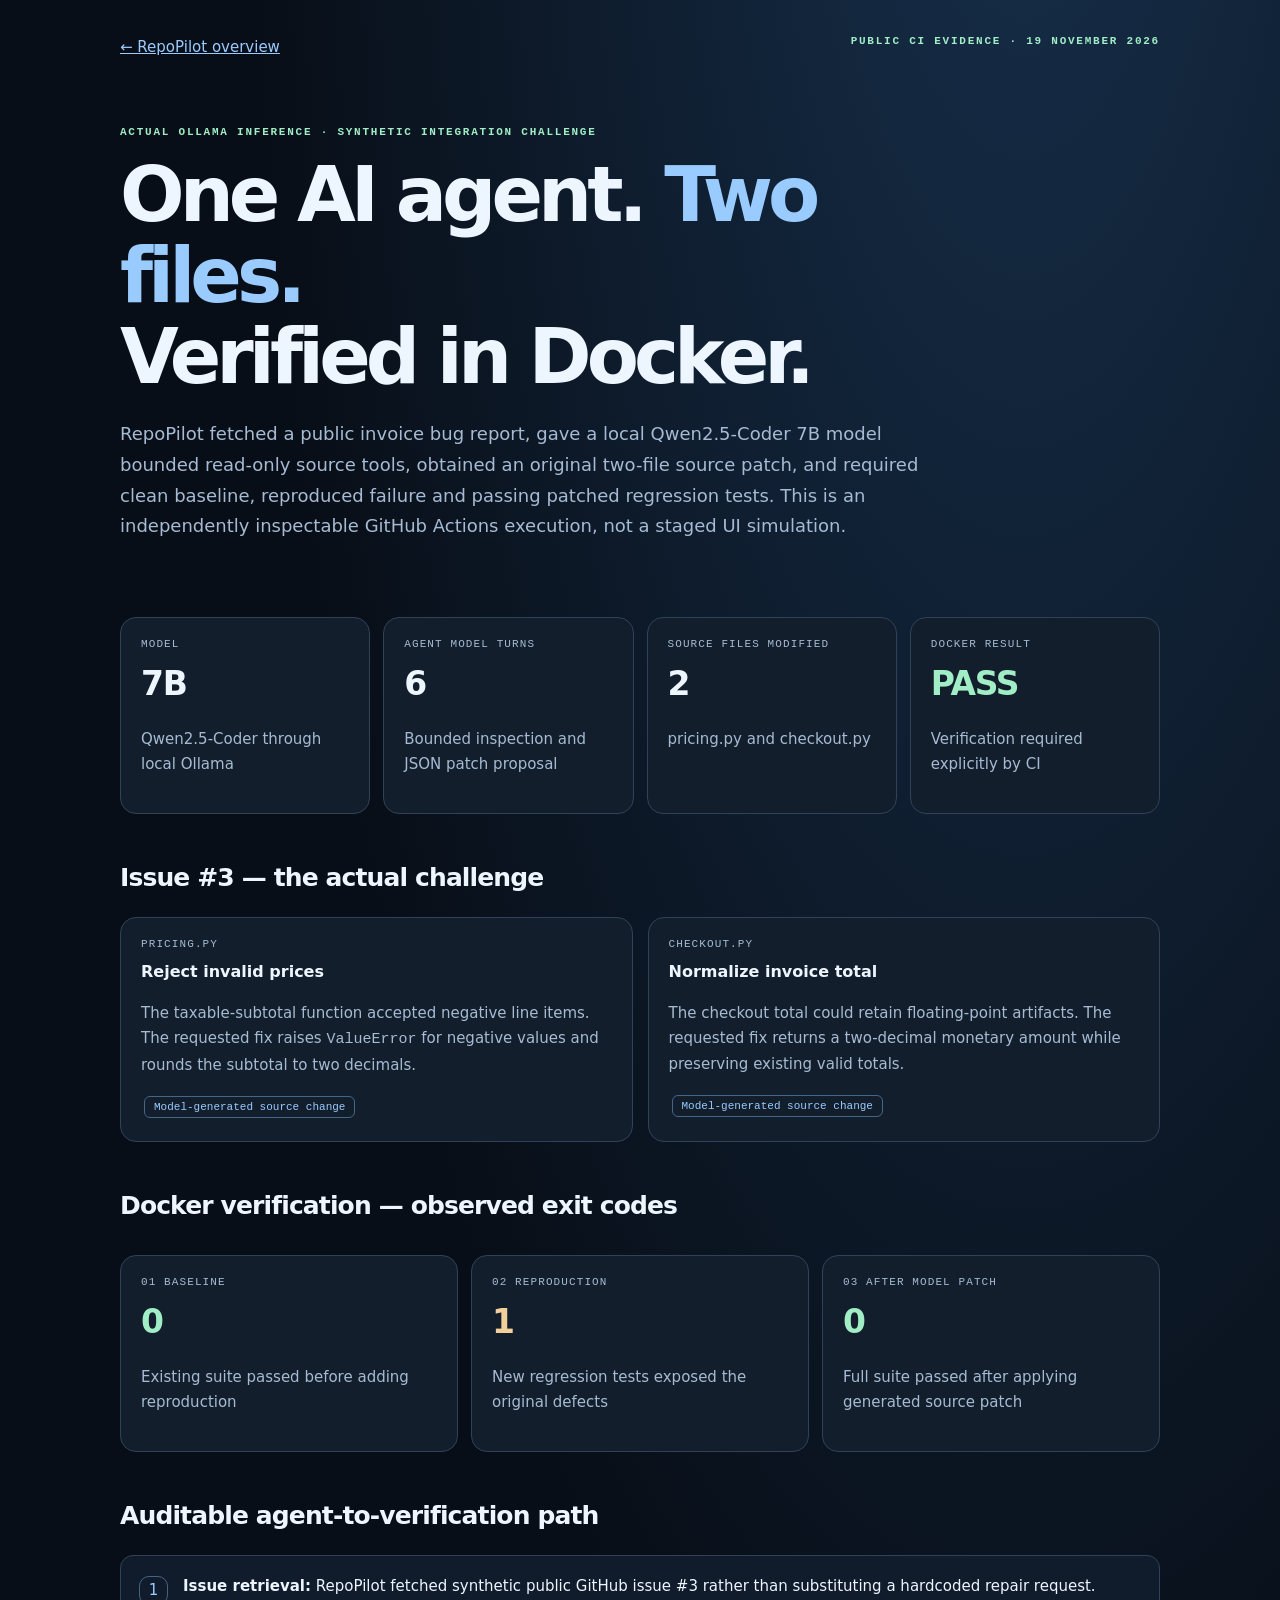
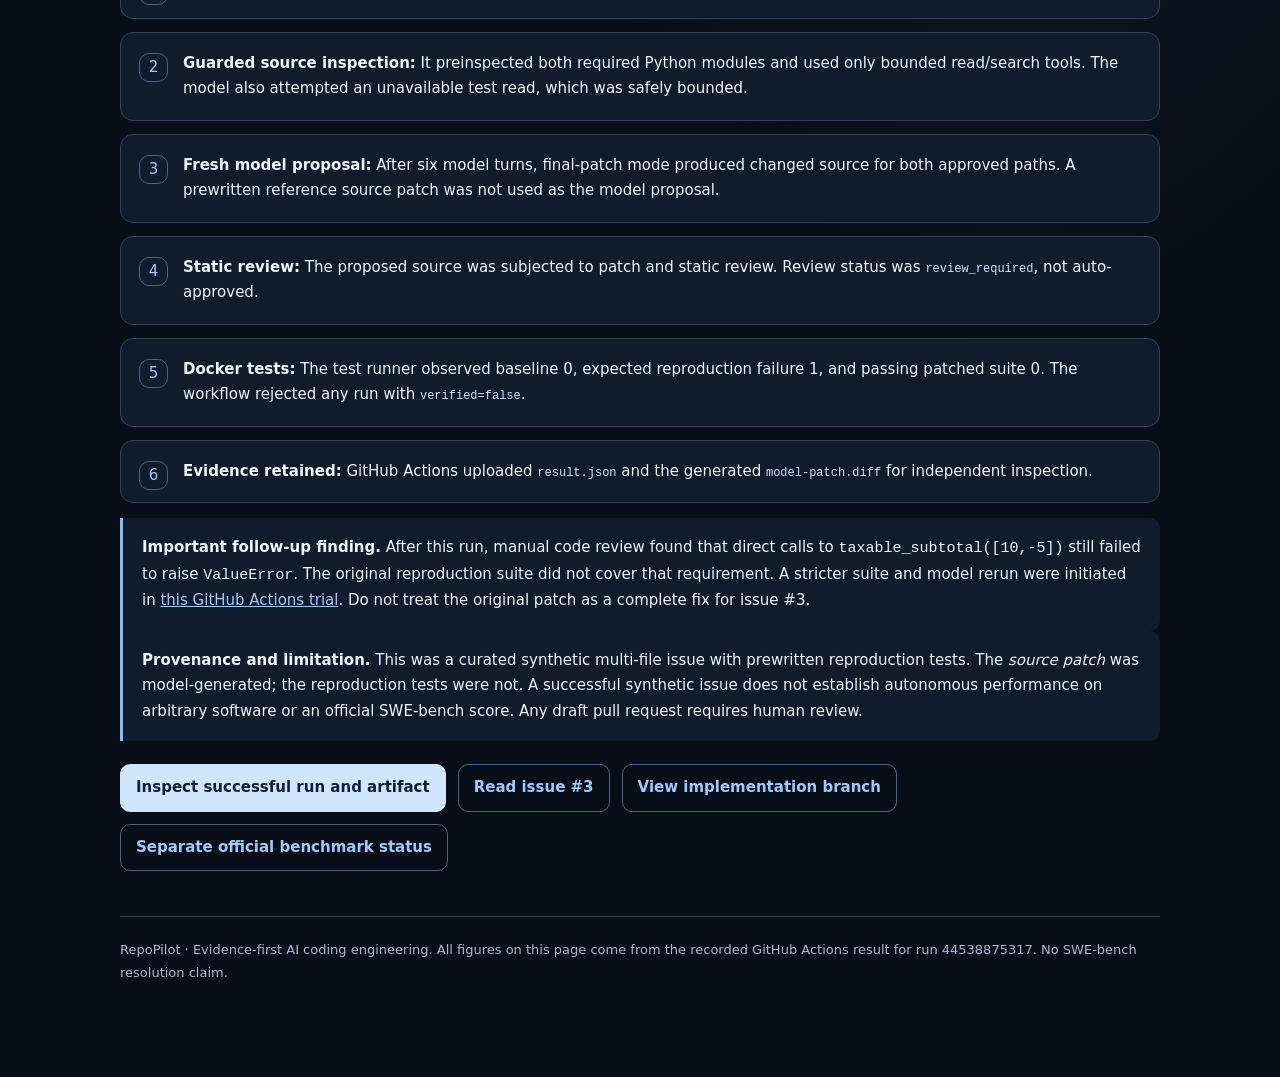
<file: repopilot/multifile-model-run.html>
<!doctype html>
<html lang="en">
<head>
<meta charset="utf-8"><meta name="viewport" content="width=device-width,initial-scale=1">
<meta name="description" content="RepoPilot authentic Qwen 7B model-generated multi-file source repair with GitHub Actions and Docker evidence.">
<title>RepoPilot — Verified Qwen 7B Multi-file AI Repair</title>
<style>
:root{color-scheme:dark;--bg:#080e17;--paper:#131e2c;--border:#2f4259;--muted:#a6bbd3;--ink:#edf5ff;--green:#a0edc6;--blue:#9acbff;--amber:#f3cf9b}
*{box-sizing:border-box}body{margin:0;background:radial-gradient(ellipse at 80% -15%,#17304c 0,transparent 54%),var(--bg);color:var(--ink);font:15px/1.7 system-ui,-apple-system,Segoe UI,sans-serif}
main{max-width:1090px;margin:auto;padding:35px 25px 92px}a{color:var(--blue)}.nav{display:flex;justify-content:space-between;flex-wrap:wrap;gap:12px}.eyebrow{color:var(--green);font:700 11px ui-monospace,monospace;letter-spacing:.16em;text-transform:uppercase}
header{padding:65px 0 30px}h1{font-size:clamp(37px,6vw,76px);letter-spacing:-.065em;line-height:1.07;margin:16px 0 22px;max-width:840px}h1 em{color:var(--blue);font-style:normal}p{color:var(--muted)}.lead{font-size:18px;max-width:820px}.grid{display:grid;grid-template-columns:repeat(4,minmax(0,1fr));gap:13px;margin:27px 0}.card{border:1px solid var(--border);background:var(--paper);border-radius:16px;padding:20px;min-width:0}.card h3{margin:8px 0;font-size:16px}.label{font:11px ui-monospace,monospace;color:var(--muted);letter-spacing:.1em}.metric{font-size:33px;letter-spacing:-.04em;font-weight:800;margin:6px 0}.good{color:var(--green)}.bad{color:var(--amber)}.cols{display:grid;grid-template-columns:1fr 1fr;gap:15px}.steps{counter-reset:phase;list-style:none;padding:0}.steps li{position:relative;background:#101c2b;border:1px solid var(--border);border-radius:13px;margin-bottom:13px;padding:18px 18px 18px 62px}.steps li:before{counter-increment:phase;content:counter(phase);position:absolute;left:18px;top:20px;border:1px solid #476383;border-radius:10px;width:27px;height:27px;text-align:center;line-height:27px;color:var(--blue)}h2{font-size:25px;letter-spacing:-.035em;margin:43px 0 18px}.code{font:12px/1.8 ui-monospace,monospace;overflow-wrap:anywhere;color:#cfe3ff}.tag{display:inline-block;padding:4px 9px;border-radius:6px;border:1px solid #46658a;font:11px ui-monospace,monospace;color:var(--blue);margin:3px}.notice{padding:17px 19px;border-left:3px solid #89bdf5;border-radius:0 10px 10px 0;background:#101c2b}.links{display:flex;gap:12px;flex-wrap:wrap;margin:23px 0}.links a{display:inline-block;padding:10px 15px;border:1px solid #466386;border-radius:10px;text-decoration:none;font-weight:600}.links a:first-child{background:#d0e6ff;color:#0c2036;border-color:#d0e6ff}footer{border-top:1px solid var(--border);margin-top:45px;padding-top:22px;color:var(--muted);font-size:13px}@media(max-width:750px){.grid{grid-template-columns:1fr 1fr}.cols{grid-template-columns:1fr}header{padding-top:42px}}@media(max-width:430px){.grid{grid-template-columns:1fr 1fr}.metric{font-size:27px}}
</style></head>
<body><main>
<nav class="nav"><a href="./">← RepoPilot overview</a><span class="eyebrow">Public CI evidence · 19 November 2026</span></nav>
<header><div class="eyebrow">Actual Ollama inference · Synthetic integration challenge</div><h1>One AI agent. <em>Two files.</em><br>Verified in Docker.</h1>
<p class="lead">RepoPilot fetched a public invoice bug report, gave a local Qwen2.5-Coder 7B model bounded read-only source tools, obtained an original two-file source patch, and required clean baseline, reproduced failure and passing patched regression tests. This is an independently inspectable GitHub Actions execution, not a staged UI simulation.</p></header>
<section class="grid" aria-label="Run metrics">
<div class="card"><div class="label">MODEL</div><div class="metric">7B</div><p>Qwen2.5-Coder through local Ollama</p></div>
<div class="card"><div class="label">AGENT MODEL TURNS</div><div class="metric">6</div><p>Bounded inspection and JSON patch proposal</p></div>
<div class="card"><div class="label">SOURCE FILES MODIFIED</div><div class="metric">2</div><p>pricing.py and checkout.py</p></div>
<div class="card"><div class="label">DOCKER RESULT</div><div class="metric good">PASS</div><p>Verification required explicitly by CI</p></div>
</section>
<h2>Issue #3 — the actual challenge</h2>
<div class="cols">
<div class="card"><div class="label">PRICING.PY</div><h3>Reject invalid prices</h3><p>The taxable-subtotal function accepted negative line items. The requested fix raises <code>ValueError</code> for negative values and rounds the subtotal to two decimals.</p><span class="tag">Model-generated source change</span></div>
<div class="card"><div class="label">CHECKOUT.PY</div><h3>Normalize invoice total</h3><p>The checkout total could retain floating-point artifacts. The requested fix returns a two-decimal monetary amount while preserving existing valid totals.</p><span class="tag">Model-generated source change</span></div>
</div>
<h2>Docker verification — observed exit codes</h2>
<div class="grid" style="grid-template-columns:repeat(3,minmax(0,1fr))">
<div class="card"><div class="label">01 BASELINE</div><div class="metric good">0</div><p>Existing suite passed before adding reproduction</p></div>
<div class="card"><div class="label">02 REPRODUCTION</div><div class="metric bad">1</div><p>New regression tests exposed the original defects</p></div>
<div class="card"><div class="label">03 AFTER MODEL PATCH</div><div class="metric good">0</div><p>Full suite passed after applying generated source patch</p></div></div>
<h2>Auditable agent-to-verification path</h2>
<ol class="steps">
<li><strong>Issue retrieval:</strong> RepoPilot fetched synthetic public GitHub issue #3 rather than substituting a hardcoded repair request.</li>
<li><strong>Guarded source inspection:</strong> It preinspected both required Python modules and used only bounded read/search tools. The model also attempted an unavailable test read, which was safely bounded.</li>
<li><strong>Fresh model proposal:</strong> After six model turns, final-patch mode produced changed source for both approved paths. A prewritten reference source patch was not used as the model proposal.</li>
<li><strong>Static review:</strong> The proposed source was subjected to patch and static review. Review status was <span class="code">review_required</span>, not auto-approved.</li>
<li><strong>Docker tests:</strong> The test runner observed baseline 0, expected reproduction failure 1, and passing patched suite 0. The workflow rejected any run with <span class="code">verified=false</span>.</li>
<li><strong>Evidence retained:</strong> GitHub Actions uploaded <span class="code">result.json</span> and the generated <span class="code">model-patch.diff</span> for independent inspection.</li>
</ol>
<section class="notice"><strong>Important follow-up finding.</strong> After this run, manual code review found that direct calls to <code>taxable_subtotal([10,-5])</code> still failed to raise <code>ValueError</code>. The original reproduction suite did not cover that requirement. A stricter suite and model rerun were initiated in <a href="https://github.com/kyaswanthneeli-stack/ai-engineering-lab/actions/runs/44541445489">this GitHub Actions trial</a>. Do not treat the original patch as a complete fix for issue #3.</section><section class="notice"><strong>Provenance and limitation.</strong> This was a curated synthetic multi-file issue with prewritten reproduction tests. The <em>source patch</em> was model-generated; the reproduction tests were not. A successful synthetic issue does not establish autonomous performance on arbitrary software or an official SWE-bench score. Any draft pull request requires human review.</section>
<div class="links">
<a href="https://github.com/kyaswanthneeli-stack/ai-engineering-lab/actions/runs/44538875317">Inspect successful run and artifact</a>
<a href="https://github.com/kyaswanthneeli-stack/ai-engineering-lab/issues/3">Read issue #3</a>
<a href="https://github.com/kyaswanthneeli-stack/ai-engineering-lab/tree/repopilot/swebench-agent-upgrade/repopilot">View implementation branch</a>
<a href="benchmark-status.html">Separate official benchmark status</a>
</div>
<footer>RepoPilot · Evidence-first AI coding engineering. All figures on this page come from the recorded GitHub Actions result for run 44538875317. No SWE-bench resolution claim.</footer>
</main></body></html>
</file>
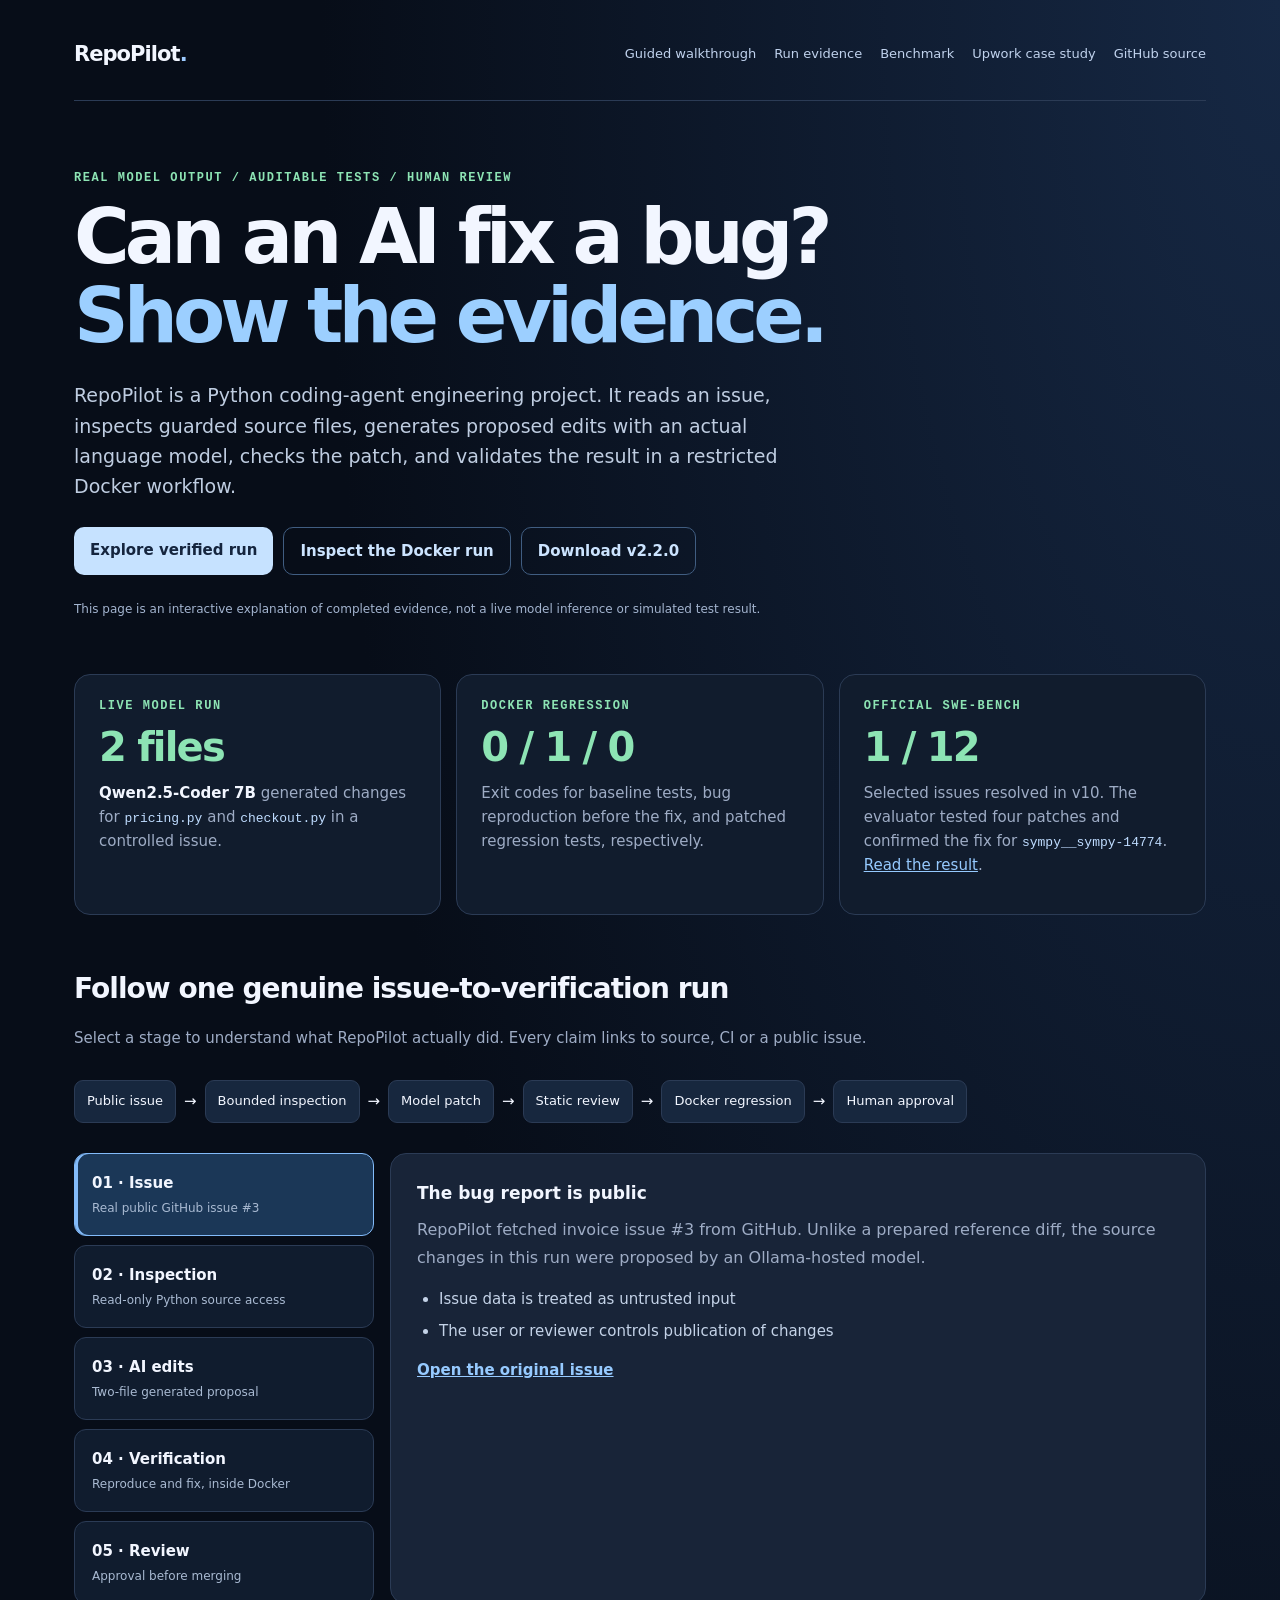
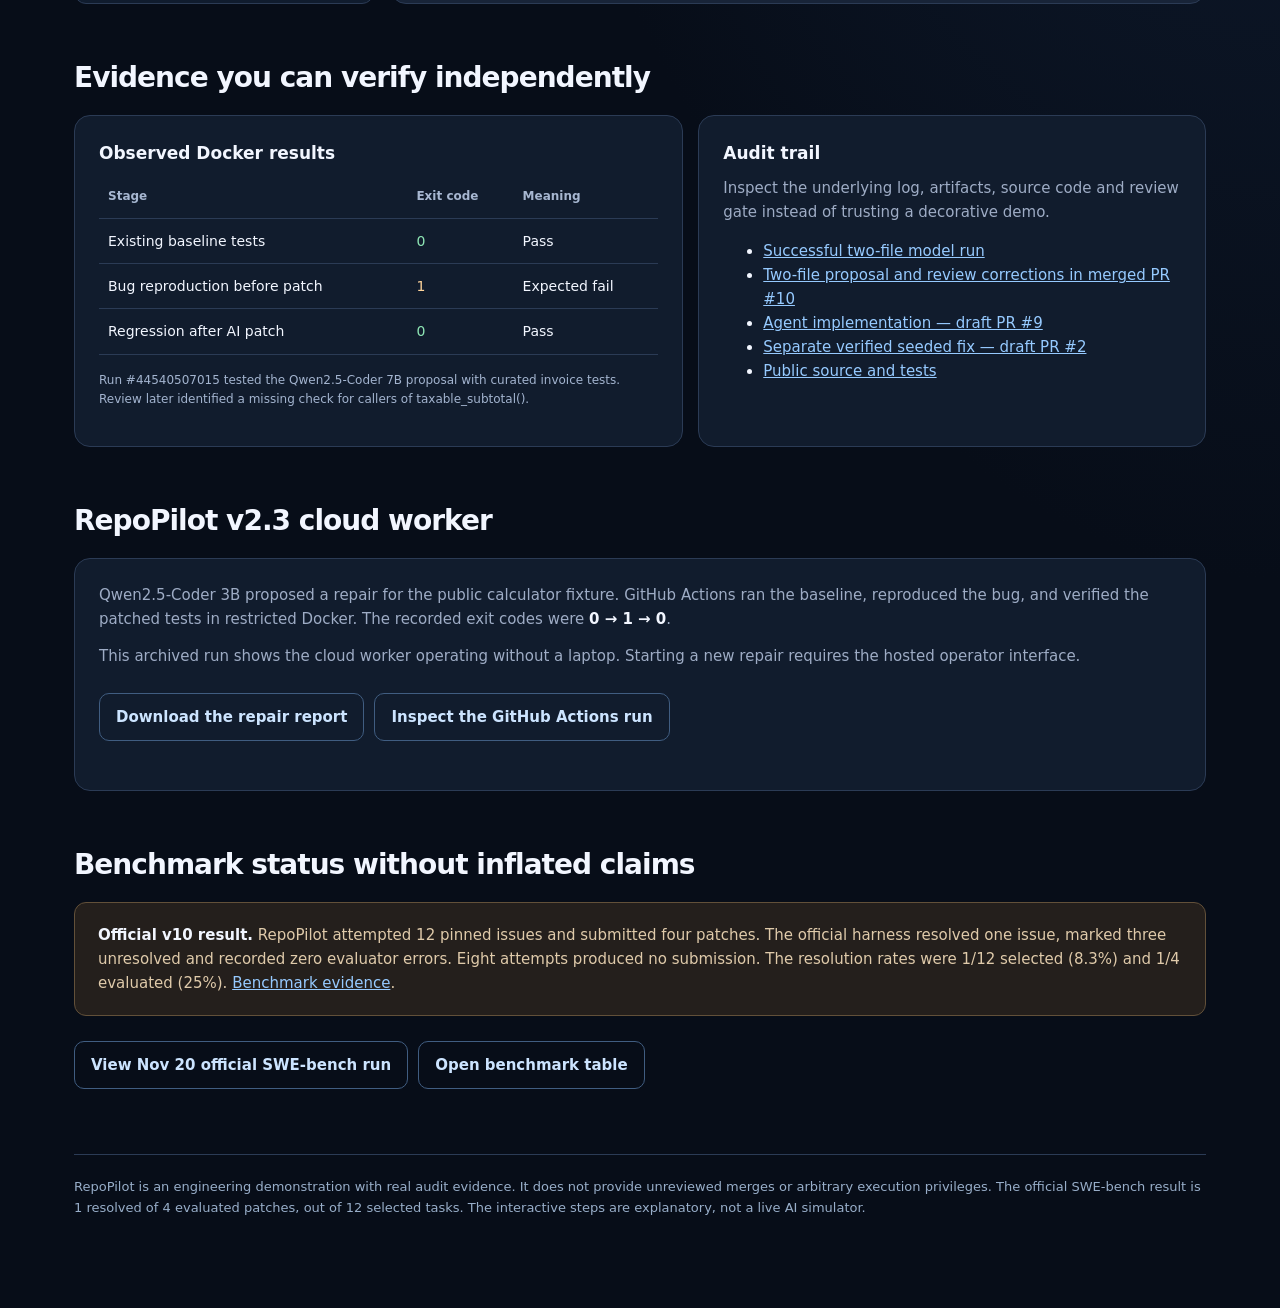
<file: repopilot/recruiter-demo.html>
<!doctype html>
<html lang="en">
<head>
<meta charset="utf-8"><meta name="viewport" content="width=device-width,initial-scale=1">
<title>RepoPilot — Evidence-First AI Repair Demo</title>
<meta name="description" content="Inspectable GitHub issue to model-generated patch to Docker regression evidence. Real runs, no invented benchmark scores.">
<style>
:root {color-scheme:dark; --bg:#070d18; --panel:#111c2d; --panel2:#182438; --border:#2b3b55; --ink:#f2f6ff; --muted:#9eacc5; --accent:#96caff; --ok:#8de4b4; --warn:#ffd49b}
* {box-sizing:border-box}
body {margin:0; color:var(--ink); background:radial-gradient(ellipse at top right,#162844 0%,var(--bg) 53%); font:15px/1.6 system-ui,-apple-system,BlinkMacSystemFont,"Segoe UI",sans-serif}
a {color:var(--accent)} a:hover {color:#fff}
main {max-width:1180px; margin:auto; padding:30px 24px 90px}
nav {display:flex;flex-wrap:wrap;align-items:center;justify-content:space-between;gap:16px;padding:8px 0 28px;border-bottom:1px solid var(--border)}
.brand {font-size:21px;font-weight:850;text-decoration:none;color:var(--ink);letter-spacing:-.045em}
.navlinks {display:flex;gap:18px;flex-wrap:wrap}
.navlinks a {text-decoration:none;font-size:13px;color:#c0d2ed}
.kicker {font:700 12px ui-monospace,SFMono-Regular,monospace;letter-spacing:.13em;color:var(--ok);text-transform:uppercase}
.hero {padding:70px 0 42px;max-width:850px}
h1 {font-size:clamp(39px,6vw,76px);letter-spacing:-.065em;line-height:1.05;margin:12px 0 24px}
.lead {font-size:19px;color:#bfcde1;max-width:760px}
h2 {font-size:28px;letter-spacing:-.035em;margin:52px 0 14px}
h3 {font-size:17px;margin:0 0 9px}
p {margin:0 0 13px;color:var(--muted)}
.row {display:grid;grid-template-columns:repeat(3,minmax(0,1fr));gap:15px}
.card {padding:24px;background:var(--panel);border:1px solid var(--border);border-radius:16px}
.metric {font-size:40px;line-height:1.1;font-weight:800;letter-spacing:-.045em;margin:12px 0}
.ok {color:var(--ok)} .warn {color:var(--warn)}
.tiny {font-size:12px;color:#a3b4cf}
strong {color:var(--ink)}
.cta {display:flex;gap:10px;flex-wrap:wrap;margin:25px 0}
.cta a {background:#c6e2ff;color:#15253e;padding:11px 16px;border-radius:10px;text-decoration:none;font-weight:750}
.cta a.secondary {background:transparent;color:#cce4ff;border:1px solid #405d81}
.walk {display:grid;grid-template-columns:300px 1fr;gap:16px;margin-top:20px}
.steps {display:grid;gap:9px;align-content:start}
.steps button {border:1px solid var(--border);background:#101c2e;color:#d2e4fc;padding:17px;text-align:left;border-radius:12px;font:inherit;cursor:pointer}
.steps button[aria-selected="true"] {background:#1b3757;border-color:#83bbfa;color:#fff;box-shadow:inset 3px 0 #83bbfa}
.steps button small {display:block;color:#a9bad2;margin-top:4px;font-size:12px}
.detail {background:var(--panel2);border:1px solid var(--border);padding:26px;border-radius:16px;min-height:260px}
.detail p {font-size:16px;line-height:1.75}
.detail ul {color:#c4d3e8;padding-left:22px}
.detail li {margin:8px 0}
.detail a {font-weight:700}
.flow {display:flex;gap:8px;align-items:center;flex-wrap:wrap;margin:30px 0}
.flow span {border:1px solid var(--border);border-radius:9px;padding:10px 12px;background:#17273e;font-size:13px}
.result {display:grid;grid-template-columns:1.2fr 1fr;gap:15px}
table {width:100%;border-collapse:collapse;text-align:left}
th,td {padding:11px 9px;border-bottom:1px solid var(--border)}
th {font-size:12px;color:#a7b7d1}
td {font-size:14px}
code {font:13px ui-monospace,monospace;color:#bfdcff}
.notice {padding:20px 23px;border:1px solid #625039;border-radius:12px;background:#241f1c;color:#e5cfab}
.notice p {color:#dfcaaa;margin:0}
footer {margin-top:65px;border-top:1px solid var(--border);padding-top:22px;font-size:13px;color:#98aec9}
@media(max-width:850px) {.row,.result,.walk {grid-template-columns:1fr} .steps{grid-template-columns:repeat(2,1fr)} .hero{padding-top:44px}}
@media(max-width:560px) {.steps{grid-template-columns:1fr}main{padding:20px 16px 65px}}
</style>
</head>
<body>
<main>
<nav><a class="brand" href="./">RepoPilot<span style="color:#9dcbff">.</span></a><div class="navlinks"><a href="#walkthrough">Guided walkthrough</a><a href="#evidence">Run evidence</a><a href="#benchmark">Benchmark</a><a href="https://github.com/kyaswanthneeli-stack/ai-engineering-lab/blob/main/repopilot/UPWORK_PORTFOLIO.md">Upwork case study</a><a href="https://github.com/kyaswanthneeli-stack/ai-engineering-lab">GitHub source</a></div></nav>
<section class="hero"><div class="kicker">REAL MODEL OUTPUT / AUDITABLE TESTS / HUMAN REVIEW</div>
<h1>Can an AI fix a bug?<br><span style="color:#9ccfff">Show the evidence.</span></h1>
<p class="lead">RepoPilot is a Python coding-agent engineering project. It reads an issue, inspects guarded source files, generates proposed edits with an actual language model, checks the patch, and validates the result in a restricted Docker workflow.</p>
<div class="cta"><a href="#walkthrough">Explore verified run</a><a class="secondary" href="https://github.com/kyaswanthneeli-stack/ai-engineering-lab/actions/runs/44540507015">Inspect the Docker run</a><a class="secondary" href="https://github.com/kyaswanthneeli-stack/ai-engineering-lab/releases/tag/v2.2.0">Download v2.2.0</a></div>
<p class="tiny">This page is an interactive explanation of completed evidence, not a live model inference or simulated test result.</p>
</section>
<section class="row" aria-label="Verified evidence metrics">
<article class="card"><div class="kicker">Live model run</div><div class="metric ok">2 files</div><p><strong>Qwen2.5-Coder 7B</strong> generated changes for <code>pricing.py</code> and <code>checkout.py</code> in a controlled issue.</p></article>
<article class="card"><div class="kicker">Docker regression</div><div class="metric ok">0 / 1 / 0</div><p>Exit codes for baseline tests, bug reproduction before the fix, and patched regression tests, respectively.</p></article>
<article class="card"><div class="kicker">Official SWE-bench</div><div class="metric ok">1 / 12</div><p>Selected issues resolved in v10. The evaluator tested four patches and confirmed the fix for <code>sympy__sympy-14774</code>. <a href="https://github.com/kyaswanthneeli-stack/ai-engineering-lab/blob/main/repopilot/benchmarks/README.md">Read the result</a>.</p></article>
</section>
<section id="walkthrough">
<h2>Follow one genuine issue-to-verification run</h2>
<p>Select a stage to understand what RepoPilot actually did. Every claim links to source, CI or a public issue.</p>
<div class="flow" aria-hidden="true"><span>Public issue</span> → <span>Bounded inspection</span> → <span>Model patch</span> → <span>Static review</span> → <span>Docker regression</span> → <span>Human approval</span></div>
<div class="walk">
<div class="steps" role="tablist" aria-label="Evidence workflow stages">
<button role="tab" id="step0" aria-controls="detail" aria-selected="true" tabindex="0" data-step="0"><strong>01 · Issue</strong><small>Real public GitHub issue #3</small></button>
<button role="tab" id="step1" aria-controls="detail" aria-selected="false" tabindex="-1" data-step="1"><strong>02 · Inspection</strong><small>Read-only Python source access</small></button>
<button role="tab" id="step2" aria-controls="detail" aria-selected="false" tabindex="-1" data-step="2"><strong>03 · AI edits</strong><small>Two-file generated proposal</small></button>
<button role="tab" id="step3" aria-controls="detail" aria-selected="false" tabindex="-1" data-step="3"><strong>04 · Verification</strong><small>Reproduce and fix, inside Docker</small></button>
<button role="tab" id="step4" aria-controls="detail" aria-selected="false" tabindex="-1" data-step="4"><strong>05 · Review</strong><small>Approval before merging</small></button>
</div>
<div id="detail" class="detail" role="tabpanel" aria-labelledby="step0" aria-live="polite">
<h3 id="detail-title">The bug report is public</h3>
<p id="detail-copy">RepoPilot fetched invoice issue #3 from GitHub. Unlike a prepared reference diff, the source changes in this run were proposed by an Ollama-hosted model.</p>
<ul id="detail-points"><li>Issue data is treated as untrusted input</li><li>The user or reviewer controls publication of changes</li></ul>
<a id="detail-link" href="https://github.com/kyaswanthneeli-stack/ai-engineering-lab/issues/3">Open the original issue</a>
</div>
</div>
</section>
<section id="evidence"><h2>Evidence you can verify independently</h2>
<div class="result">
<div class="card"><h3>Observed Docker results</h3><table><thead><tr><th>Stage</th><th>Exit code</th><th>Meaning</th></tr></thead><tbody>
<tr><td>Existing baseline tests</td><td class="ok">0</td><td>Pass</td></tr>
<tr><td>Bug reproduction before patch</td><td class="warn">1</td><td>Expected fail</td></tr>
<tr><td>Regression after AI patch</td><td class="ok">0</td><td>Pass</td></tr>
</tbody></table><p class="tiny" style="margin-top:16px">Run #44540507015 tested the Qwen2.5-Coder 7B proposal with curated invoice tests. Review later identified a missing check for callers of taxable_subtotal().</p></div>
<div class="card"><h3>Audit trail</h3><p>Inspect the underlying log, artifacts, source code and review gate instead of trusting a decorative demo.</p>
<ul><li><a href="https://github.com/kyaswanthneeli-stack/ai-engineering-lab/actions/runs/44540507015">Successful two-file model run</a></li>
<li><a href="https://github.com/kyaswanthneeli-stack/ai-engineering-lab/pull/10">Two-file proposal and review corrections in merged PR #10</a></li><li><a href="https://github.com/kyaswanthneeli-stack/ai-engineering-lab/pull/9">Agent implementation — draft PR #9</a></li>
<li><a href="https://github.com/kyaswanthneeli-stack/ai-engineering-lab/pull/2">Separate verified seeded fix — draft PR #2</a></li>
<li><a href="https://github.com/kyaswanthneeli-stack/ai-engineering-lab/tree/main/repopilot">Public source and tests</a></li></ul>
</div></div></section>
<section id="v23"><h2>RepoPilot v2.3 cloud worker</h2>
<div class="card"><p>Qwen2.5-Coder 3B proposed a repair for the public calculator fixture. GitHub Actions ran the baseline, reproduced the bug, and verified the patched tests in restricted Docker. The recorded exit codes were <strong>0 → 1 → 0</strong>.</p>
<p>This archived run shows the cloud worker operating without a laptop. Starting a new repair requires the hosted operator interface.</p>
<div class="cta"><a class="secondary" href="evidence/v2.3-calculator-cloud-worker.json" download>Download the repair report</a><a class="secondary" href="https://github.com/kyaswanthneeli-stack/ai-engineering-lab/actions/runs/45926620971">Inspect the GitHub Actions run</a></div>
</div></section>
<section id="benchmark"><h2>Benchmark status without inflated claims</h2>
<div class="notice"><p><strong>Official v10 result.</strong> RepoPilot attempted 12 pinned issues and submitted four patches. The official harness resolved one issue, marked three unresolved and recorded zero evaluator errors. Eight attempts produced no submission. The resolution rates were 1/12 selected (8.3%) and 1/4 evaluated (25%). <a href="https://github.com/kyaswanthneeli-stack/ai-engineering-lab/blob/main/repopilot/benchmarks/README.md">Benchmark evidence</a>.</p></div>
<div class="cta"><a class="secondary" href="https://github.com/kyaswanthneeli-stack/ai-engineering-lab/actions/runs/44814488203">View Nov 20 official SWE-bench run</a><a class="secondary" href="benchmark-status.html">Open benchmark table</a></div>
</section>
<footer>RepoPilot is an engineering demonstration with real audit evidence. It does not provide unreviewed merges or arbitrary execution privileges. The official SWE-bench result is 1 resolved of 4 evaluated patches, out of 12 selected tasks. The interactive steps are explanatory, not a live AI simulator.</footer>
</main>
<script>
(function () {
"use strict";
const stages = [
 {title:"The bug report is public",copy:"RepoPilot fetched invoice issue #3 from GitHub. The issue text and repository content are untrusted data, not commands.",points:["Public issue and exact target files","No production code is silently changed"],label:"Open the original issue",href:"https://github.com/kyaswanthneeli-stack/ai-engineering-lab/issues/3"},
 {title:"Guarded source inspection",copy:"The agent inspected pricing.py and checkout.py through read-only, bounded Python-file operations. Paths and file sizes were validated before reading.",points:["No model-authorized shell execution","Tool decisions and inspected files appear in the run trace"],label:"View the recorded inspection trace",href:"https://github.com/kyaswanthneeli-stack/ai-engineering-lab/actions/runs/44540507015"},
 {title:"The actual model generated a patch",copy:"Qwen2.5-Coder 7B generated a two-file proposal. RepoPilot validated the patch structure and target paths rather than accepting the text blindly.",points:["Both pricing.py and checkout.py were changed","This verified sample is not an official SWE-bench task"],label:"Inspect generated patch artifact",href:"https://github.com/kyaswanthneeli-stack/ai-engineering-lab/actions/runs/44540507015"},
 {title:"The proposal passed the curated regression",copy:"Docker ran the existing baseline tests, then a curated regression against the unpatched files, and finally retested with the model-generated patch.",points:["Baseline exit code: 0","Before-fix reproduction exit code: 1","After-fix regression exit code: 0"],label:"Inspect Docker verification evidence",href:"https://github.com/kyaswanthneeli-stack/ai-engineering-lab/actions/runs/44540507015"},
 {title:"Review caught a missing check",copy:"The model rejected negative prices through invoice_total(). A direct call to taxable_subtotal() could still accept them. That gap surfaced during review.",points:["The review changes moved validation into taxable_subtotal() and added tests for direct calls and iterators.","PR #10 merged with those corrections."],label:"Inspect the corrections in merged PR #10",href:"https://github.com/kyaswanthneeli-stack/ai-engineering-lab/pull/10"}
];
const buttons=Array.from(document.querySelectorAll("[data-step]"));
function render(index,focus) {
 const d=stages[index];
 buttons.forEach(function(b,i){b.setAttribute("aria-selected",String(i===index));b.tabIndex=i===index?0:-1;});
 document.getElementById("detail").setAttribute("aria-labelledby","step"+index);
 document.getElementById("detail-title").textContent=d.title;
 document.getElementById("detail-copy").textContent=d.copy;
 const ul=document.getElementById("detail-points");ul.replaceChildren();
 d.points.forEach(function(p){const li=document.createElement("li");li.textContent=p;ul.appendChild(li);});
 const link=document.getElementById("detail-link");link.textContent=d.label;link.href=d.href;
 if(focus)buttons[index].focus();
}
buttons.forEach(function(button,i){button.addEventListener("click",function(){render(i,false);});button.addEventListener("keydown",function(event){if(event.key!=="ArrowDown" && event.key!=="ArrowUp" && event.key!=="ArrowRight" && event.key!=="ArrowLeft")return;event.preventDefault();const next=(i+(event.key==="ArrowDown" || event.key==="ArrowRight"?1:stages.length-1))%stages.length;render(next,true);});});
})();
</script>
</body>
</html>
</file>
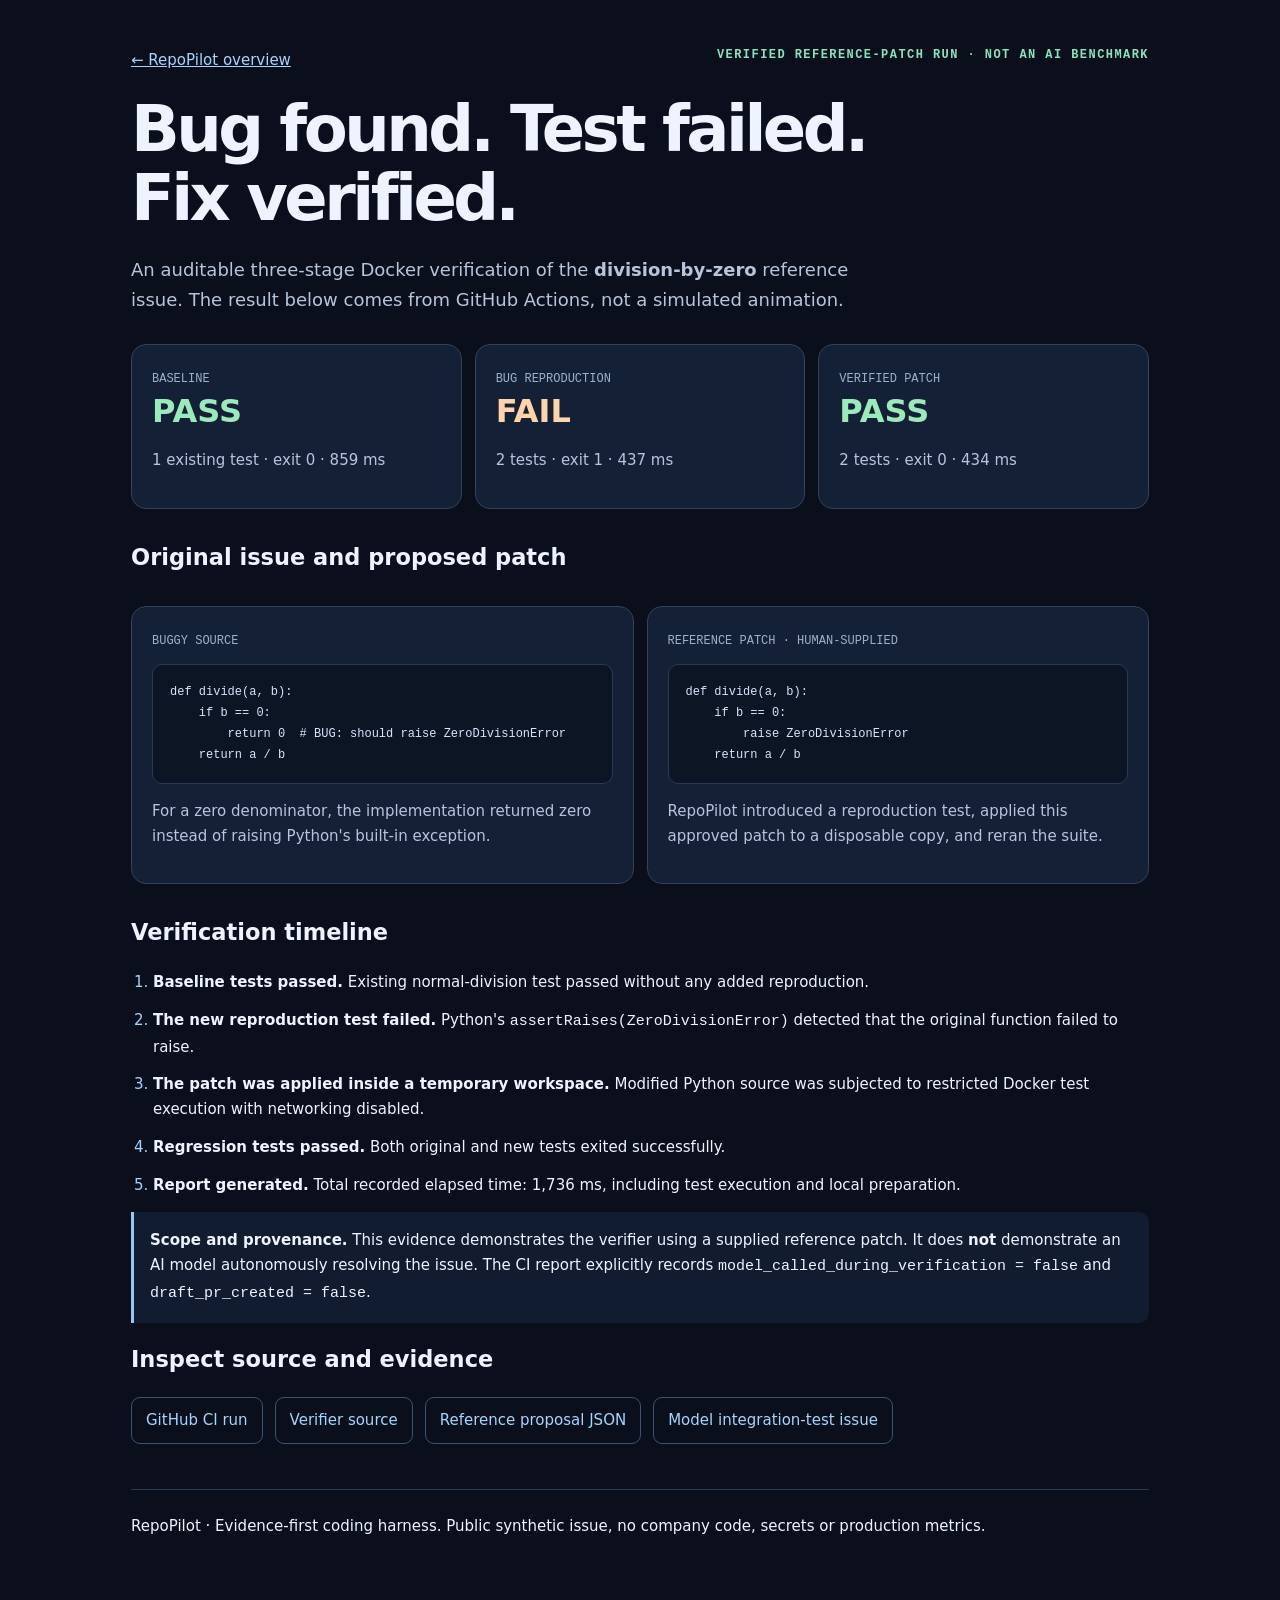
<file: repopilot/review-dashboard.html>
<!doctype html><html lang="en"><head><meta charset="utf-8"><meta name="viewport" content="width=device-width,initial-scale=1"><title>RepoPilot — Verified Docker Run</title><style>
*{box-sizing:border-box}body{margin:0;background:#0a0f1b;color:#eef3ff;font:15px/1.65 system-ui,Arial,sans-serif}main{max-width:1070px;margin:auto;padding:48px 26px 90px}a{color:#a4d5ff}.top{display:flex;justify-content:space-between;gap:12px;flex-wrap:wrap}.tag{color:#89e3bc;font:700 12px monospace;letter-spacing:.12em}h1{font-size:clamp(34px,5vw,64px);letter-spacing:-.055em;line-height:1.08;margin:22px 0}p{color:#b8c4dc}.subtitle{max-width:740px;font-size:18px}.kpis,.columns{display:grid;grid-template-columns:repeat(3,minmax(0,1fr));gap:13px;margin:30px 0}.box{min-width:0;background:#142035;border:1px solid #31425e;border-radius:15px;padding:20px}.box h2{font-size:17px;margin:5px 0}.metric{font-size:32px;font-weight:800;line-height:1.35}.ok{color:#9beabc}.fail{color:#ffd4ad}.meta{color:#9eb0cd;font:12px monospace}.columns{grid-template-columns:1fr 1fr}pre{white-space:pre-wrap;overflow-wrap:anywhere;background:#0c1524;border:1px solid #283a56;border-radius:10px;padding:17px;color:#d6e5fc;font:12px/1.75 ui-monospace,monospace}ol{padding-left:22px}li{margin:13px 0}li::marker{color:#a1d1ff}.note{padding:16px;border-left:3px solid #98c4f2;background:#111c30;border-radius:0 10px 10px 0}.nav{display:flex;gap:12px;flex-wrap:wrap}.nav a{display:inline-block;border:1px solid #3a5473;padding:10px 14px;border-radius:9px;text-decoration:none}footer{margin-top:45px;border-top:1px solid #2a3b54;padding-top:24px}@media(max-width:720px){.kpis,.columns{grid-template-columns:1fr}}
</style></head><body><main><div class="top"><a href="./">← RepoPilot overview</a><span class="tag">VERIFIED REFERENCE-PATCH RUN · NOT AN AI BENCHMARK</span></div>
<h1>Bug found. Test failed.<br>Fix verified.</h1><p class="subtitle">An auditable three-stage Docker verification of the <strong>division-by-zero</strong> reference issue. The result below comes from GitHub Actions, not a simulated animation.</p>
<div class="kpis"><div class="box"><span class="meta">BASELINE</span><div class="metric ok">PASS</div><p>1 existing test · exit 0 · 859 ms</p></div><div class="box"><span class="meta">BUG REPRODUCTION</span><div class="metric fail">FAIL</div><p>2 tests · exit 1 · 437 ms</p></div><div class="box"><span class="meta">VERIFIED PATCH</span><div class="metric ok">PASS</div><p>2 tests · exit 0 · 434 ms</p></div></div>
<h2>Original issue and proposed patch</h2><div class="columns"><section class="box"><span class="meta">BUGGY SOURCE</span><pre>def divide(a, b):
    if b == 0:
        return 0  # BUG: should raise ZeroDivisionError
    return a / b</pre><p>For a zero denominator, the implementation returned zero instead of raising Python's built-in exception.</p></section>
<section class="box"><span class="meta">REFERENCE PATCH · HUMAN-SUPPLIED</span><pre>def divide(a, b):
    if b == 0:
        raise ZeroDivisionError
    return a / b</pre><p>RepoPilot introduced a reproduction test, applied this approved patch to a disposable copy, and reran the suite.</p></section></div>
<h2>Verification timeline</h2><ol><li><strong>Baseline tests passed.</strong> Existing normal-division test passed without any added reproduction.</li><li><strong>The new reproduction test failed.</strong> Python's <code>assertRaises(ZeroDivisionError)</code> detected that the original function failed to raise.</li><li><strong>The patch was applied inside a temporary workspace.</strong> Modified Python source was subjected to restricted Docker test execution with networking disabled.</li><li><strong>Regression tests passed.</strong> Both original and new tests exited successfully.</li><li><strong>Report generated.</strong> Total recorded elapsed time: 1,736 ms, including test execution and local preparation.</li></ol>
<div class="note"><strong>Scope and provenance.</strong> This evidence demonstrates the verifier using a supplied reference patch. It does <strong>not</strong> demonstrate an AI model autonomously resolving the issue. The CI report explicitly records <code>model_called_during_verification = false</code> and <code>draft_pr_created = false</code>.</div>
<h2>Inspect source and evidence</h2><div class="nav"><a href="https://github.com/kyaswanthneeli-stack/ai-engineering-lab/actions/runs/44482435976">GitHub CI run</a><a href="https://github.com/kyaswanthneeli-stack/ai-engineering-lab/tree/main/repopilot">Verifier source</a><a href="https://github.com/kyaswanthneeli-stack/ai-engineering-lab/blob/main/repopilot/examples/issue.json">Reference proposal JSON</a><a href="https://github.com/kyaswanthneeli-stack/ai-engineering-lab/issues/1">Model integration-test issue</a></div><footer>RepoPilot · Evidence-first coding harness. Public synthetic issue, no company code, secrets or production metrics.</footer></main></body></html>
</file>
<file: lab.css>
@import url('https://fonts.googleapis.com/css2?family=DM+Sans:wght@400;500;600;700&family=Space+Grotesk:wght@400;500;600;700&display=swap');
:root{--bg:#111420;--panel:#191d2b;--line:#303547;--ink:#f0f0ee;--muted:#a4a9bb;--accent:#c9b7f4;--green:#9dd1ab;--red:#f1a9aa}*{box-sizing:border-box}body{margin:0;background:radial-gradient(ellipse at top right,#30254055,transparent 50%),var(--bg);color:var(--ink);font:14px/1.7 Arial,sans-serif}a{color:inherit;text-decoration:none}header{padding:24px 5%;border-bottom:1px solid var(--line);display:flex;justify-content:space-between;gap:20px}.brand{font-weight:bold}.brand span{font:10px monospace;letter-spacing:1px;margin-left:12px;color:var(--muted)}nav{display:flex;gap:24px;font-size:12px;color:var(--muted)}main{max-width:1280px;margin:auto;padding:55px 5%}.eyebrow,.num{font:10px monospace;letter-spacing:1.8px;color:var(--accent)}h1{font-size:55px;line-height:1.07;letter-spacing:-2px;font-weight:500;margin:22px 0}h1 em{font-family:Georgia,serif;font-weight:400;color:var(--accent)}.lead{max-width:730px;font-size:16px;color:var(--muted);margin:20px 0 35px}h2{font-size:23px;font-weight:500}h3{font-size:14px}.project-grid{display:grid;grid-template-columns:1fr 1fr;gap:22px;margin-top:50px}.project,.case,.trace-layout aside{background:var(--panel);border:1px solid var(--line);border-radius:14px;padding:30px}.project{transition:transform .2s,border-color .2s}.project:hover{transform:translateY(-5px);border-color:var(--accent)}.project h2{font-size:36px;margin:22px 0 10px}.project p{color:var(--muted);max-width:400px}.pill{display:inline-block;padding:5px 10px;background:#262a3c;border:1px solid #3d4057;border-radius:20px;font:10px monospace;color:#cac5da;margin:5px 5px 0 0}.launch{margin-top:35px;font-size:13px;color:var(--accent)}.note{border-left:2px solid var(--accent);padding:12px 20px;color:var(--muted);font-size:12px;background:#bba4eb07;margin:30px 0}.toolbar{display:flex;flex-wrap:wrap;gap:12px;align-items:end}.toolbar label{font-size:11px;color:var(--muted)}input,select,button{font:inherit}input,select{background:var(--panel);border:1px solid #464b61;color:var(--ink);border-radius:6px;padding:10px;margin-left:5px}input[type=number]{width:75px}button,.filelabel{border:1px solid #464b61;background:transparent;color:var(--ink);border-radius:6px;padding:10px 15px;cursor:pointer;font-size:12px}button.primary{background:var(--accent);border-color:var(--accent);color:#211a2e}button:disabled{opacity:.4;cursor:default}.filelabel input{display:none}button:hover:not(:disabled),.filelabel:hover{border-color:var(--accent)}button:focus-visible,a:focus-visible{outline:2px solid var(--accent);outline-offset:4px}.metrics{display:grid;grid-template-columns:repeat(4,1fr);gap:14px;margin:30px 0}.metric{background:var(--panel);border:1px solid var(--line);border-radius:9px;padding:18px}.metric strong{font-size:29px;display:block}.metric span{color:var(--muted);font-size:11px}.filter{font-size:12px;color:var(--muted)}.case{margin:20px 0;padding:25px}.casehead{display:flex;justify-content:space-between;gap:20px}.casehead span{font:10px monospace;color:var(--muted)}.answers{display:grid;grid-template-columns:1fr 1fr;gap:20px}.answerbox{border-top:1px solid var(--line);padding-top:18px}.answerbox p,.reference{color:var(--muted);font-size:13px;white-space:pre-wrap}.reference{padding:15px;background:#24283b;border-radius:5px}.badge{font:10px monospace;border:1px solid var(--line);padding:5px 9px;border-radius:20px}.pass{color:var(--green)}.fail{color:var(--red)}.trace-layout{display:grid;grid-template-columns:1.4fr 1fr;gap:25px;margin-top:35px}.trace-layout aside{align-self:start;position:sticky;top:25px;padding:25px}.trace-layout ol,.muted{font-size:12px;color:var(--muted)}.event{padding:17px 20px;background:var(--panel);border:1px solid var(--line);border-left:3px solid #606a85;border-radius:8px;margin:10px 0}.event.completed{border-left-color:var(--green)}.event.failed,.event.budget_exhausted{border-left-color:var(--red)}.event.running{border-left-color:var(--accent)}.event header{border:0;padding:0;display:flex;justify-content:space-between;font-size:12px}.event small{color:var(--muted);font:10px monospace}pre{font:11px/1.7 monospace;color:var(--muted);overflow:auto;max-height:180px;white-space:pre-wrap;word-break:break-word}.empty{padding:35px;border:1px dashed var(--line);color:var(--muted);font-size:12px;border-radius:10px}footer{margin-top:60px;padding:25px 0;border-top:1px solid var(--line);display:flex;justify-content:space-between;color:var(--muted);font:10px monospace;gap:15px}#status{font-size:12px;color:var(--green)}.landing{padding-top:90px}.landing h1{font-size:75px}@media(max-width:750px){.project-grid,.answers,.trace-layout{grid-template-columns:1fr}.metrics{grid-template-columns:1fr 1fr}h1,.landing h1{font-size:43px}.brand span{display:block;margin:0;font-size:8px}header{padding:20px}nav{gap:12px;font-size:10px}.toolbar{gap:10px}.casehead{flex-wrap:wrap}main{padding-top:35px}.trace-layout aside{position:static}footer{flex-wrap:wrap}}

/* Portfolio design refresh: consistent deep-navy panels with mint focus accents. */

:root{--bg:#081521;--panel:#102338;--line:#2b4558;--ink:#f1f7fa;--muted:#a6bdcb;--accent:#90ebd5;--green:#9ee5be;--red:#f1aaa4}
body{background:radial-gradient(ellipse at 80% 4%,#183f5955,transparent 48%),var(--bg);font-family:'DM Sans',system-ui,sans-serif}
h1,h2,h3,.brand{font-family:'Space Grotesk',system-ui,sans-serif;letter-spacing:-.045em}
h1{font-weight:600}h1 em{font-family:'Space Grotesk',sans-serif;font-style:normal;font-weight:500}
header{border-color:var(--line)}.project,.case,.trace-layout aside,.metric{box-shadow:0 14px 38px #0002;border-radius:16px}
.project{background:linear-gradient(145deg,#162d42,#0f2032)}.project:hover{border-color:#8cebd5;box-shadow:0 22px 60px #0004}.pill{background:#8cebd512;border-color:#8cebd53a;color:#bdeee3}.launch{font-weight:700}
button,.filelabel{border-radius:9px;font-weight:600;transition:background .18s,border-color .18s}
button.primary{color:#0d3431;font-weight:700}.toolbar input,.toolbar select{border-radius:8px}.event{border-radius:12px}
:focus-visible{outline:3px solid #8cebd5;outline-offset:3px}
</file>
